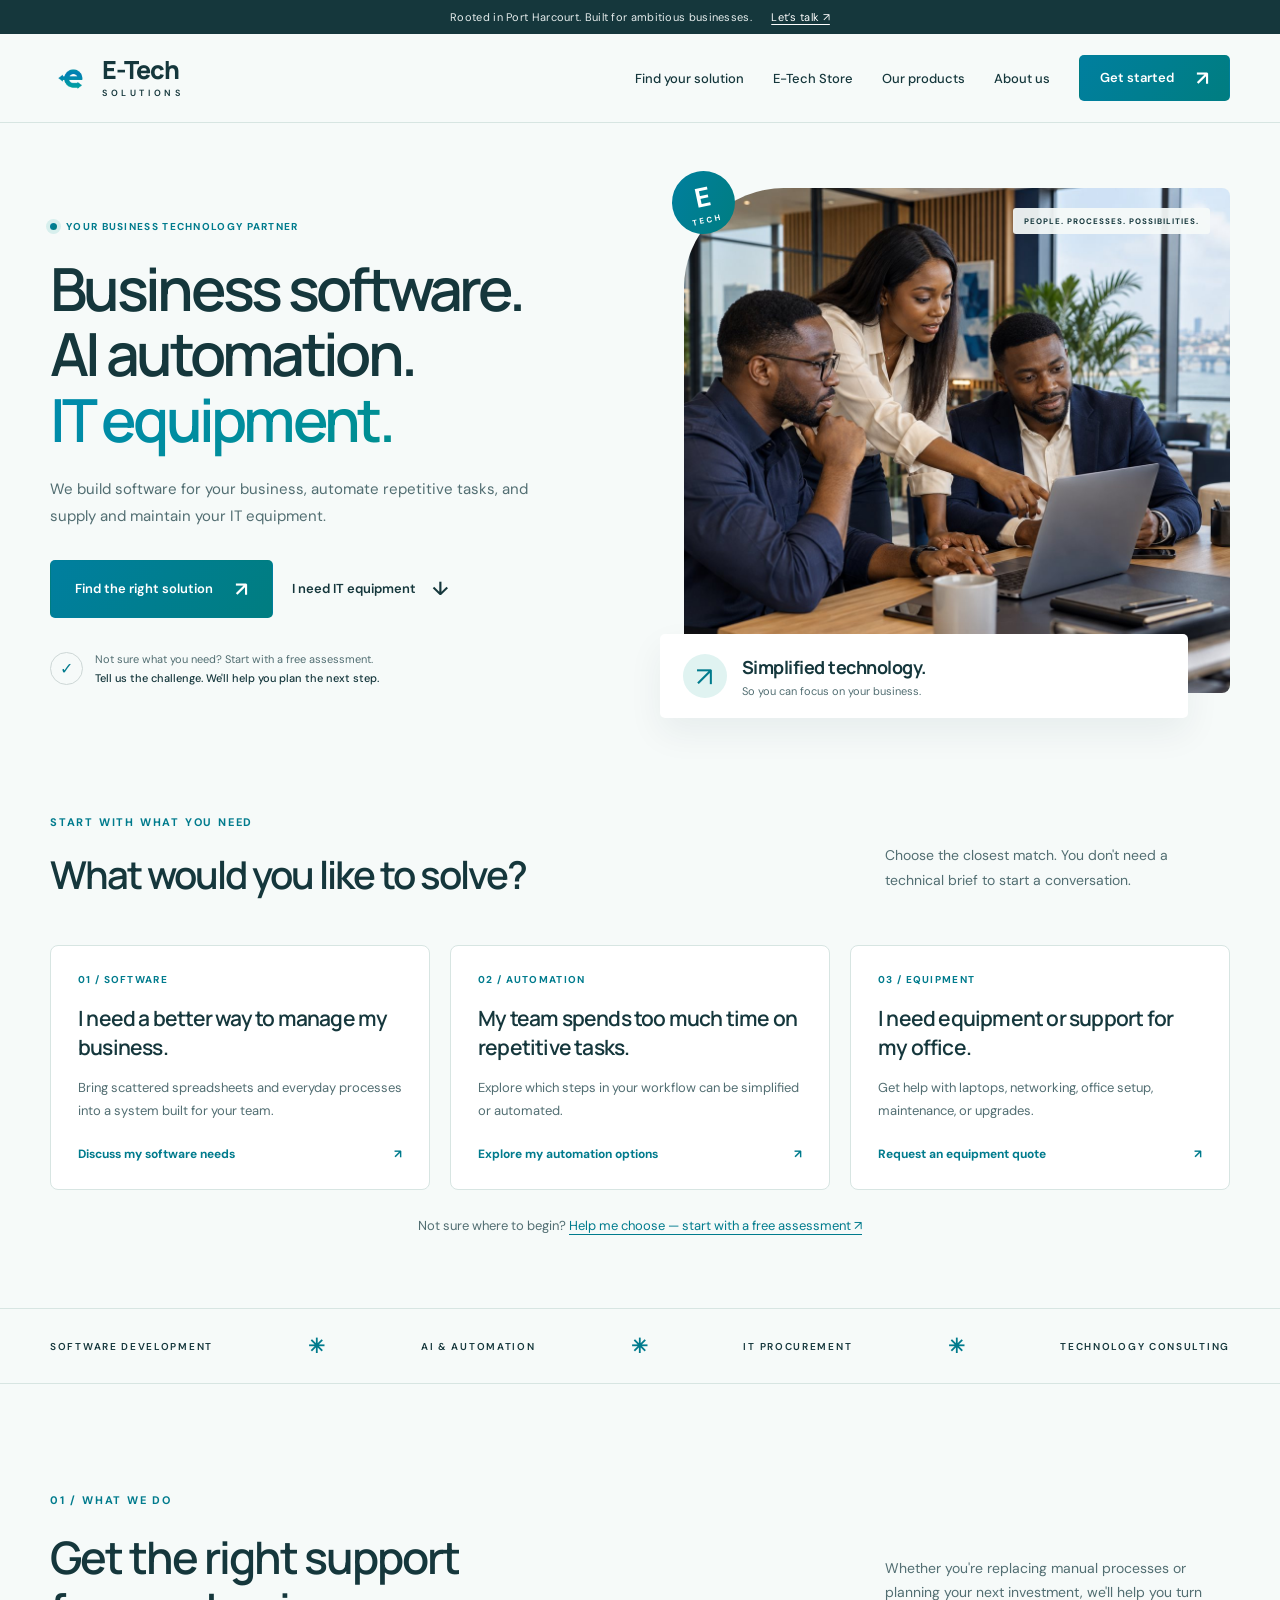
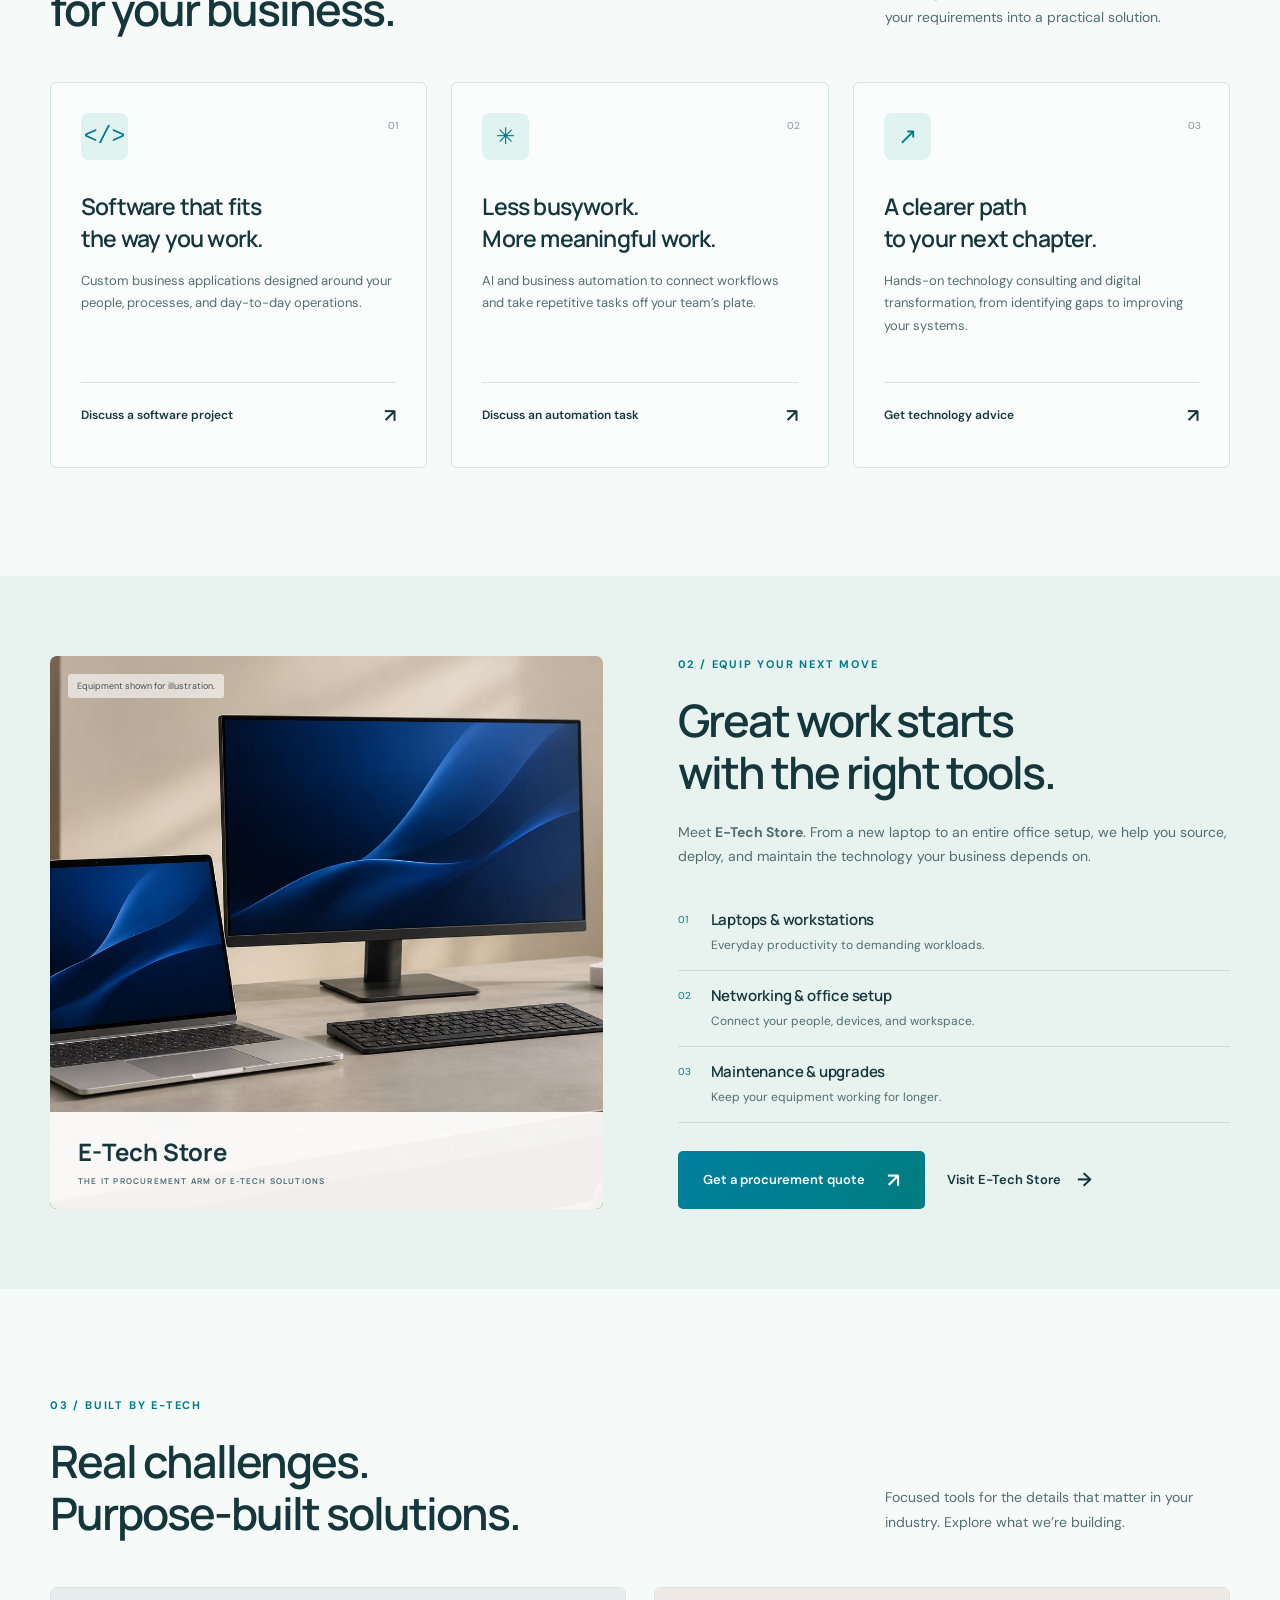
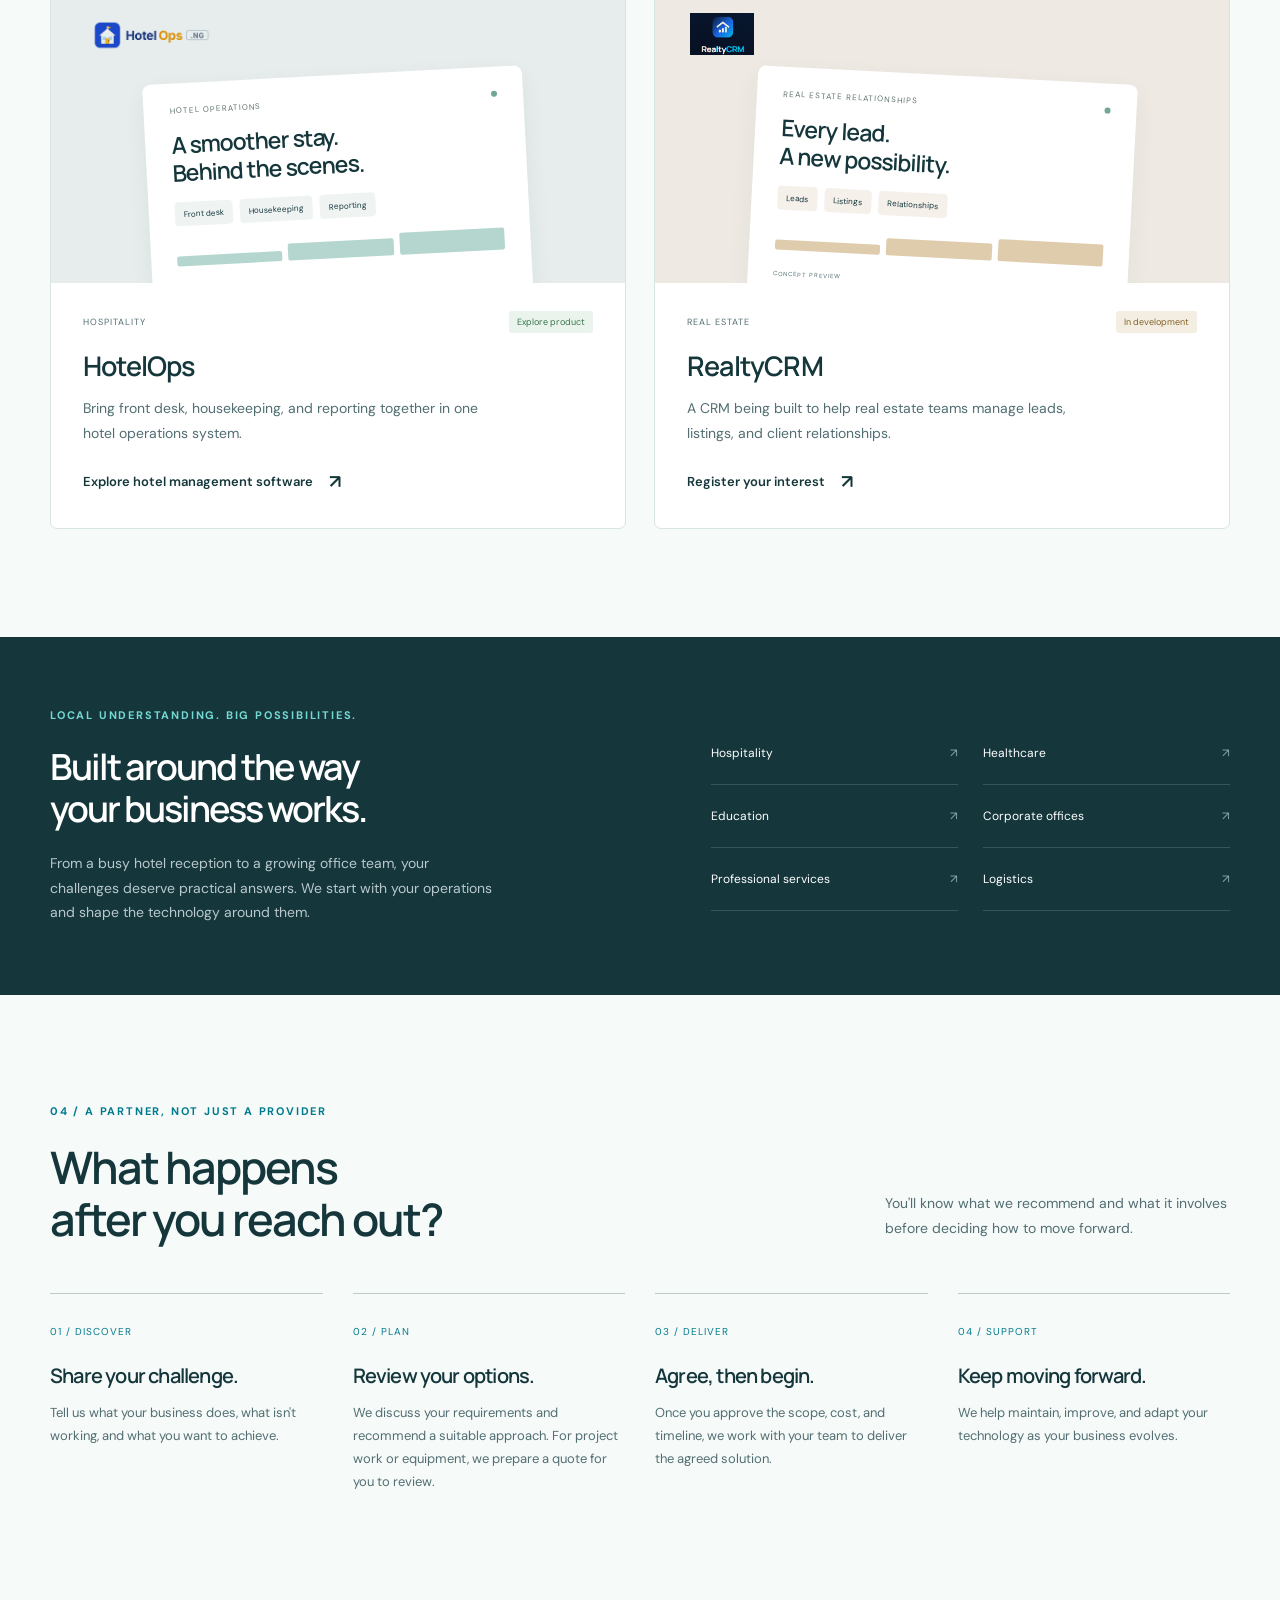
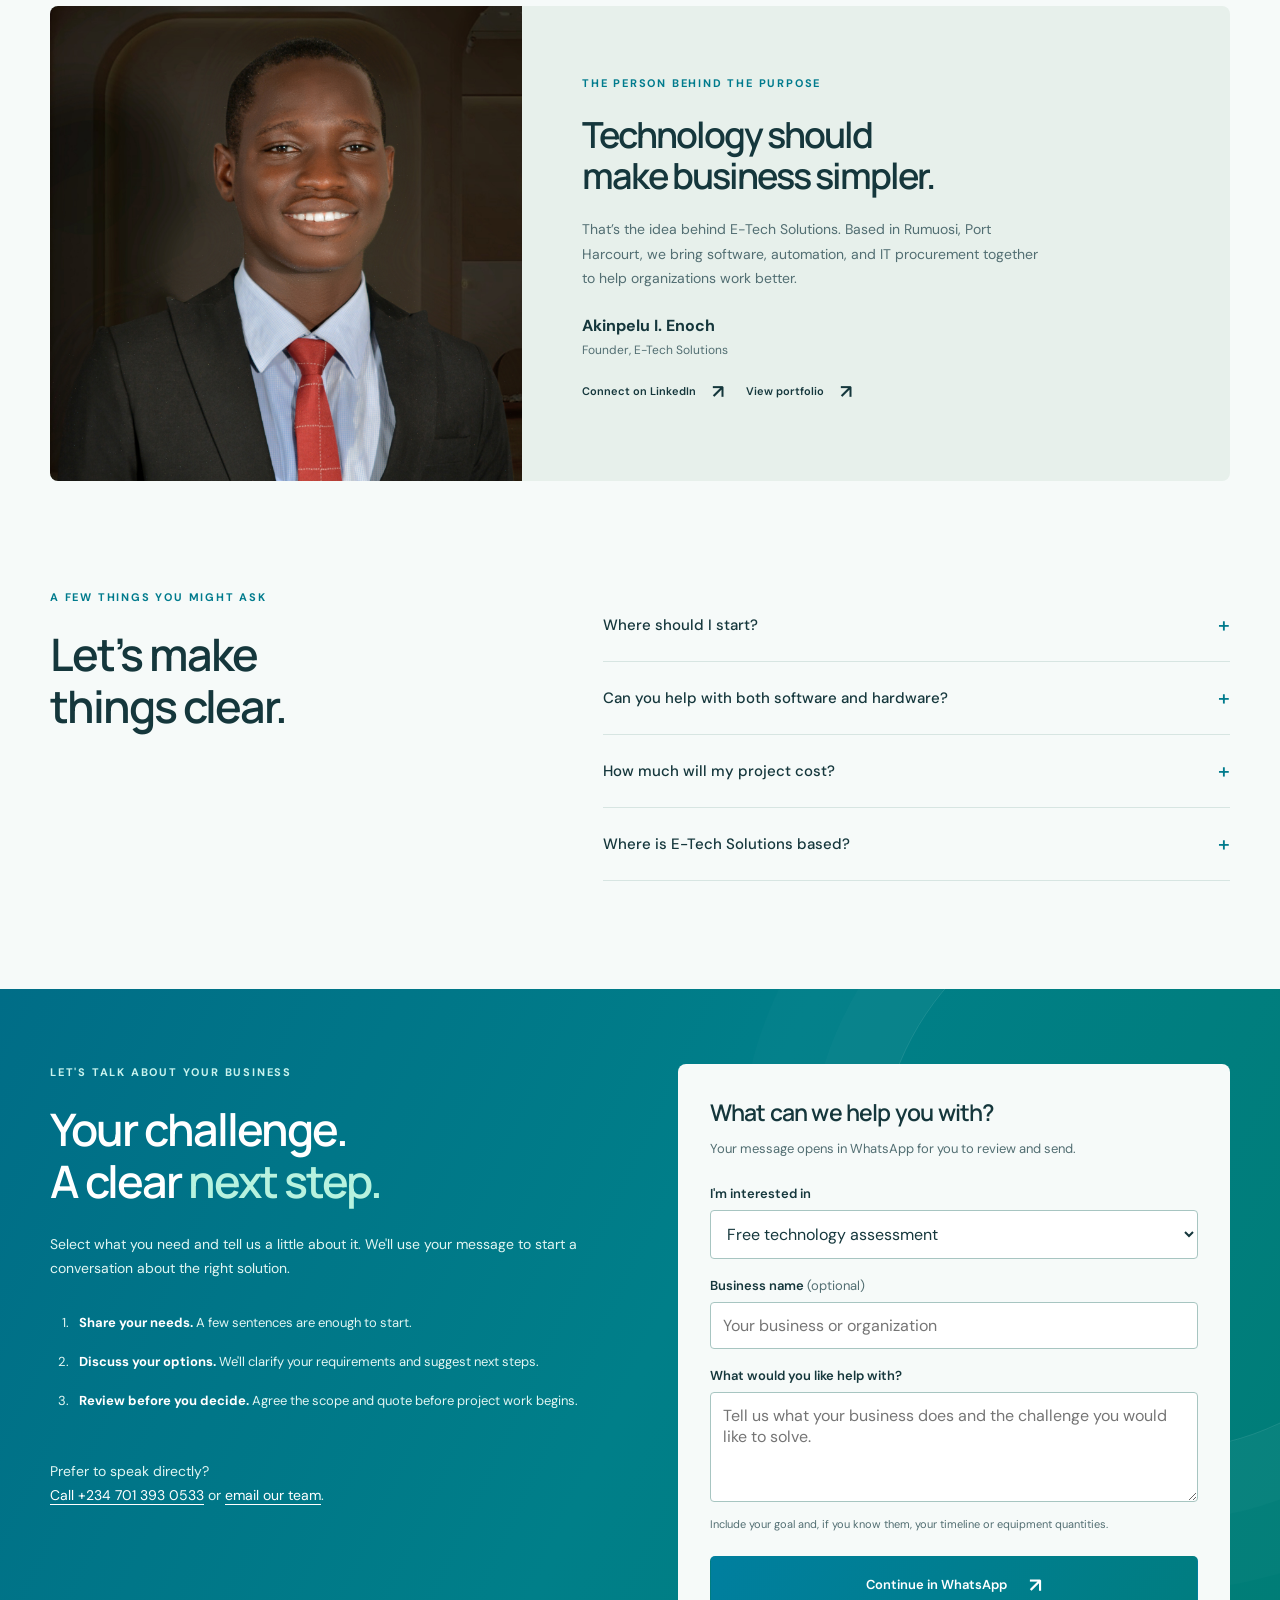
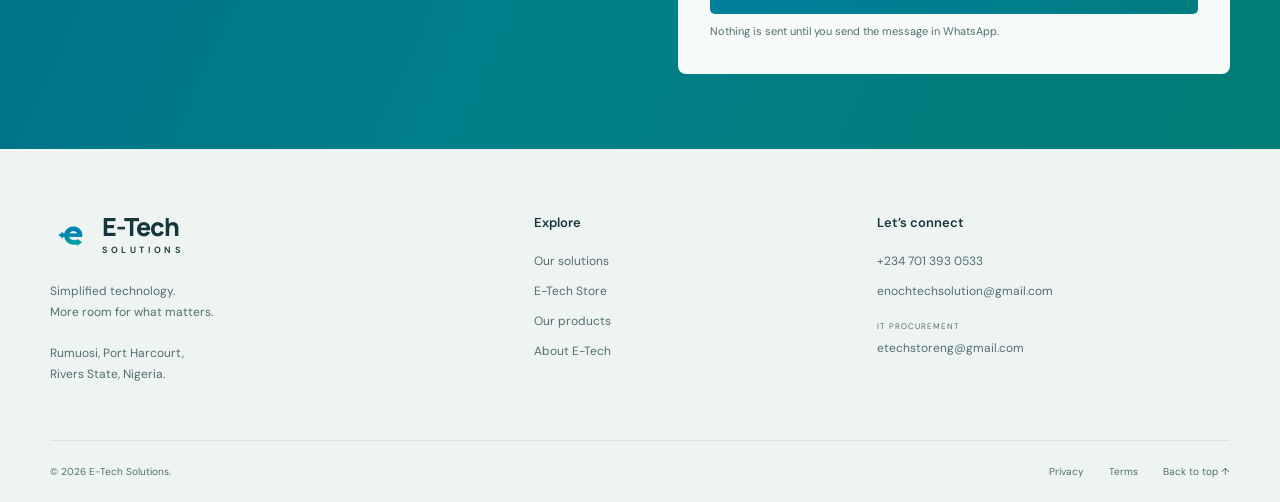
<file: index.html>
<!DOCTYPE html>
<html lang="en-NG">
<head>
<meta charset="UTF-8">
<meta name="viewport" content="width=device-width, initial-scale=1">
<title>E-Tech Solutions | Simplified technology. Stronger businesses.</title>
<meta name="description" content="Business software, AI automation and IT procurement for Nigerian businesses. Meet E-Tech Solutions in Port Harcourt and book a free technology assessment.">
<meta name="theme-color" content="#007b8d">
<meta property="og:title" content="E-Tech Solutions | Simplified technology.">
<meta property="og:description" content="Build better systems. Equip your team. Grow with a technology partner based in Port Harcourt, Nigeria.">
<meta property="og:type" content="website">
<meta property="og:url" content="https://e-techsolutions.vercel.app/">
<meta property="og:image" content="https://e-techsolutions.vercel.app/assets/nigeria-business-hero.jpg">
<link rel="icon" href="assets/logo-mark.png">
<link rel="stylesheet" href="assets/css/landing.css">
<script src="assets/js/landing.js" defer>
</script>
</head>
<body>
<a class="skip-link" href="#main">Skip to content</a>
<div class="announcement">Rooted in Port Harcourt. Built for ambitious businesses. <a href="#contact">Let’s talk ↗</a>
</div>
<header class="site-header">
<div class="container nav">
<a class="brand" href="#main" aria-label="E-Tech Solutions home"><img src="assets/logo-mark.png" alt="" width="42" height="42"><span>E-Tech<span class="brand-sub">SOLUTIONS</span></span></a>
<button class="menu-toggle" aria-controls="navigation" aria-expanded="false">Menu <span aria-hidden="true">☰</span></button>
<nav id="navigation" aria-label="Main navigation"><a href="#start">Find your solution</a><a href="store.html">E-Tech Store</a><a href="#products">Our products</a><a href="#about">About us</a><a class="button small" href="#contact">Get started <span aria-hidden="true">&nearr;</span></a>
</nav>
</div>
</header>
<main id="main">
<section class="hero container" aria-labelledby="hero-title">
<div class="hero-copy">
<p class="eyebrow"><span class="status-dot"></span> YOUR BUSINESS TECHNOLOGY PARTNER</p>
<h1 id="hero-title">Business software.<br>AI automation.<br><em>IT equipment.</em></h1>
<p class="hero-description">We build software for your business, automate repetitive tasks, and supply and maintain your IT equipment.</p>
<div class="actions"><a class="button" href="#start">Find the right solution <span aria-hidden="true">↗</span></a><a class="text-link" href="#store">I need IT equipment <span aria-hidden="true">↓</span></a>
</div>
<div class="hero-note"><span class="mini-mark" aria-hidden="true">✓</span>
<p>Not sure what you need? Start with a free assessment.<br><strong>Tell us the challenge. We'll help you plan the next step.</strong>
</p>
</div>
</div>
<div class="hero-visual"><img class="hero-photo" src="assets/nigeria-business-hero.jpg" alt="Illustration of Nigerian professionals collaborating on software and business analytics in a modern office" width="1536" height="1024" fetchpriority="high"><span class="photo-label">PEOPLE. PROCESSES. POSSIBILITIES.</span>
<div class="hero-caption"><span class="caption-icon" aria-hidden="true">↗</span>
<div><strong>Simplified technology.</strong><span>So you can focus on your business.</span>
</div>
</div>
<div class="image-corner" aria-hidden="true">E<span>TECH</span>
</div>
</div>
</section>
<section class="container start-section" id="start" aria-labelledby="start-title">
<div class="section-heading"><div><p class="eyebrow">START WITH WHAT YOU NEED</p><h2 id="start-title">What would you like to solve?</h2></div><p>Choose the closest match. You don't need a technical brief to start a conversation.</p></div>
<div class="need-grid">
<a class="need-card" href="#contact" data-need="Business software"><span class="need-number">01 / SOFTWARE</span><h3>I need a better way to manage my business.</h3><p>Bring scattered spreadsheets and everyday processes into a system built for your team.</p><strong>Discuss my software needs <span aria-hidden="true">&nearr;</span></strong></a>
<a class="need-card" href="#contact" data-need="AI and automation"><span class="need-number">02 / AUTOMATION</span><h3>My team spends too much time on repetitive tasks.</h3><p>Explore which steps in your workflow can be simplified or automated.</p><strong>Explore my automation options <span aria-hidden="true">&nearr;</span></strong></a>
<a class="need-card" href="#contact" data-need="IT equipment and support"><span class="need-number">03 / EQUIPMENT</span><h3>I need equipment or support for my office.</h3><p>Get help with laptops, networking, office setup, maintenance, or upgrades.</p><strong>Request an equipment quote <span aria-hidden="true">&nearr;</span></strong></a>
</div><p class="unsure-line">Not sure where to begin? <a href="#contact" data-need="Free technology assessment">Help me choose &mdash; start with a free assessment <span aria-hidden="true">&nearr;</span></a></p>
</section>
<div class="capability-strip">
<div class="container"><span>SOFTWARE DEVELOPMENT</span><b aria-hidden="true">✳</b><span>AI &amp; AUTOMATION</span><b aria-hidden="true">✳</b><span>IT PROCUREMENT</span><b aria-hidden="true">✳</b><span>TECHNOLOGY CONSULTING</span>
</div>
</div>
<section class="section container" id="solutions">
<div class="section-heading">
<div>
<p class="eyebrow">01 / WHAT WE DO</p>
<h2>Get the right support<br>for your business.</h2>
</div>
<p>Whether you're replacing manual processes or planning your next investment, we'll help you turn your requirements into a practical solution.</p>
</div>
<div class="services">
<article class="service"><span class="service-icon" aria-hidden="true">&lt;/&gt;</span><span class="service-number">01</span>
<h3>Software that fits<br>the way you work.</h3>
<p>Custom business applications designed around your people, processes, and day-to-day operations.</p><a class="text-link" href="https://wa.me/2347013930533?text=Hello%20E-Tech%2C%20I%20would%20like%20to%20discuss%20custom%20business%20software.">Discuss a software project <span aria-hidden="true">↗</span></a>
</article>
<article class="service"><span class="service-icon" aria-hidden="true">✳</span><span class="service-number">02</span>
<h3>Less busywork.<br>More meaningful work.</h3>
<p>AI and business automation to connect workflows and take repetitive tasks off your team’s plate.</p><a class="text-link" href="https://wa.me/2347013930533?text=Hello%20E-Tech%2C%20I%20want%20to%20explore%20AI%20and%20business%20automation.">Discuss an automation task <span aria-hidden="true">↗</span></a>
</article>
<article class="service"><span class="service-icon" aria-hidden="true">↗</span><span class="service-number">03</span>
<h3>A clearer path<br>to your next chapter.</h3>
<p>Hands-on technology consulting and digital transformation, from identifying gaps to improving your systems.</p><a class="text-link" href="https://wa.me/2347013930533?text=Hello%20E-Tech%2C%20I%20need%20technology%20consulting%20for%20my%20business.">Get technology advice <span aria-hidden="true">↗</span></a>
</article>
</div>
</section>
<section class="store-section" id="store">
<div class="container store-grid">
<div class="store-visual"><img src="assets/business-equipment.jpg" alt="Illustrative business equipment: a laptop, desktop monitor, keyboard, mouse and wireless router" width="1536" height="1024" loading="lazy"><span class="image-note">Equipment shown for illustration.</span>
<div class="store-stamp">E-Tech Store <span>THE IT PROCUREMENT ARM OF E-TECH SOLUTIONS</span>
</div>
</div>
<div class="store-copy">
<p class="eyebrow">02 / EQUIP YOUR NEXT MOVE</p>
<h2>Great work starts<br>with the right tools.</h2>
<p>Meet <strong>E-Tech Store</strong>. From a new laptop to an entire office setup, we help you source, deploy, and maintain the technology your business depends on.</p>
<div class="equipment-list">
<div><span>01</span>
<h3>Laptops &amp; workstations</h3>
<p>Everyday productivity to demanding workloads.</p>
</div>
<div><span>02</span>
<h3>Networking &amp; office setup</h3>
<p>Connect your people, devices, and workspace.</p>
</div>
<div><span>03</span>
<h3>Maintenance &amp; upgrades</h3>
<p>Keep your equipment working for longer.</p>
</div>
</div><div class="actions"><a class="button" href="https://wa.me/2347013930533?text=Hello%20E-Tech%20Store%2C%20I%20would%20like%20an%20IT%20procurement%20quote.">Get a procurement quote <span aria-hidden="true">↗</span></a><a class="text-link" href="store.html">Visit E-Tech Store <span aria-hidden="true">→</span></a></div>
</div>
</div>
</section>
<section class="section container" id="products">
<div class="section-heading">
<div>
<p class="eyebrow">03 / BUILT BY E-TECH</p>
<h2>Real challenges.<br>Purpose-built solutions.</h2>
</div>
<p>Focused tools for the details that matter in your industry. Explore what we’re building.</p>
</div>
<div class="product-grid">
<article class="product">
<div class="product-art hotel-art"><img src="assets/logos/HotelOps.png" alt="HotelOps" width="150" height="65" loading="lazy">
<div class="product-illustration">
<div class="mock-top"><span>HOTEL OPERATIONS</span><span class="mock-dot"></span>
</div>
<p class="mock-title">A smoother stay.<br>Behind the scenes.</p>
<div class="workflow-tags"><span>Front desk</span><span>Housekeeping</span><span>Reporting</span>
</div>
<div class="mock-lines" aria-hidden="true"><i></i><i></i><i></i>
</div><small>WORKFLOW ILLUSTRATION</small>
</div>
</div>
<div class="product-body">
<div class="product-meta">HOSPITALITY <span>Explore product</span>
</div>
<h3>HotelOps</h3>
<p>Bring front desk, housekeeping, and reporting together in one hotel operations system.</p><a class="text-link" href="https://www.hotelops.ng" target="_blank" rel="noopener">Explore hotel management software <span aria-hidden="true">↗</span></a>
</div>
</article>
<article class="product">
<div class="product-art realty-art"><img src="assets/logos/RealtyCRM.png" alt="RealtyCRM" width="90" height="65" loading="lazy">
<div class="product-illustration">
<div class="mock-top"><span>REAL ESTATE RELATIONSHIPS</span><span class="mock-dot"></span>
</div>
<p class="mock-title">Every lead.<br>A new possibility.</p>
<div class="workflow-tags"><span>Leads</span><span>Listings</span><span>Relationships</span>
</div>
<div class="mock-lines" aria-hidden="true"><i></i><i></i><i></i>
</div><small>CONCEPT PREVIEW</small>
</div>
</div>
<div class="product-body">
<div class="product-meta">REAL ESTATE <span class="development">In development</span>
</div>
<h3>RealtyCRM</h3>
<p>A CRM being built to help real estate teams manage leads, listings, and client relationships.</p><a class="text-link" href="https://wa.me/2347013930533?text=Hello%20E-Tech%2C%20I%20would%20like%20to%20learn%20about%20RealtyCRM%20when%20it%20is%20available.">Register your interest <span aria-hidden="true">↗</span></a>
</div>
</article>
</div>
</section>
<section class="local-section">
<div class="container local-grid">
<div>
<p class="eyebrow">LOCAL UNDERSTANDING. BIG POSSIBILITIES.</p>
<h2>Built around the way<br>your business works.</h2>
<p>From a busy hotel reception to a growing office team, your challenges deserve practical answers. We start with your operations and shape the technology around them.</p>
</div>
<div class="industry-grid"><span>Hospitality <b aria-hidden="true">↗</b></span><span>Healthcare <b aria-hidden="true">↗</b></span><span>Education <b aria-hidden="true">↗</b></span><span>Corporate offices <b aria-hidden="true">↗</b></span><span>Professional services <b aria-hidden="true">↗</b></span><span>Logistics <b aria-hidden="true">↗</b></span>
</div>
</div>
</section>
<section class="section container" id="process">
<div class="section-heading">
<div>
<p class="eyebrow">04 / A PARTNER, NOT JUST A PROVIDER</p>
<h2>What happens<br>after you reach out?</h2>
</div>
<p>You'll know what we recommend and what it involves before deciding how to move forward.</p>
</div>
<div class="steps">
<article><span>01 / DISCOVER</span>
<h3>Share your challenge.</h3>
<p>Tell us what your business does, what isn't working, and what you want to achieve.</p>
</article>
<article><span>02 / PLAN</span>
<h3>Review your options.</h3>
<p>We discuss your requirements and recommend a suitable approach. For project work or equipment, we prepare a quote for you to review.</p>
</article>
<article><span>03 / DELIVER</span>
<h3>Agree, then begin.</h3>
<p>Once you approve the scope, cost, and timeline, we work with your team to deliver the agreed solution.</p>
</article>
<article><span>04 / SUPPORT</span>
<h3>Keep moving forward.</h3>
<p>We help maintain, improve, and adapt your technology as your business evolves.</p>
</article>
</div>
</section>
<section class="founder-section container" id="about">
<div class="founder-photo"><img src="assets/founder-akinpelu-enoch.jpg" alt="Akinpelu I. Enoch, founder of E-Tech Solutions" width="3000" height="4496" loading="lazy">
</div>
<div class="founder-copy">
<p class="eyebrow">THE PERSON BEHIND THE PURPOSE</p>
<h2>Technology should<br>make business simpler.</h2>
<p>That’s the idea behind E-Tech Solutions. Based in Rumuosi, Port Harcourt, we bring software, automation, and IT procurement together to help organizations work better.</p>
<div class="founder-name"><strong>Akinpelu I. Enoch</strong><span>Founder, E-Tech Solutions</span>
</div>
<div class="actions"><a class="text-link" href="https://www.linkedin.com/in/ifeoluwaenochakinpelu" target="_blank" rel="noopener">Connect on LinkedIn <span aria-hidden="true">↗</span></a><a class="text-link" href="https://enochakinpeluportfolio.vercel.app" target="_blank" rel="noopener">View portfolio <span aria-hidden="true">↗</span></a>
</div>
</div>
</section>
<section class="section container faq-section">
<div>
<p class="eyebrow">A FEW THINGS YOU MIGHT ASK</p>
<h2>Let’s make<br>things clear.</h2>
</div>
<div class="faqs">
<details>
<summary>Where should I start?<span aria-hidden="true">+</span>
</summary>
<p>Start with a free Business Technology Assessment. We’ll discuss your operations, identify technology gaps and opportunities, and recommend practical next steps.</p>
</details>
<details>
<summary>Can you help with both software and hardware?<span aria-hidden="true">+</span>
</summary>
<p>Yes. E-Tech Solutions handles software, AI automation, and consulting. E-Tech Store is our IT procurement arm for equipment, networking, office setup, and maintenance.</p>
</details>
<details>
<summary>How much will my project cost?<span aria-hidden="true">+</span>
</summary>
<p>Pricing depends on your requirements and scope. Tell us about your project or the equipment you need, and we’ll prepare a quote for you to review.</p>
</details>
<details>
<summary>Where is E-Tech Solutions based?<span aria-hidden="true">+</span>
</summary>
<p>We’re based in Rumuosi, Port Harcourt, Rivers State, Nigeria. Contact us to discuss your location and how we can support your project.</p>
</details>
</div>
</section>
<section class="contact-section" id="contact">
<div class="container contact-layout">
<div class="contact-explainer"><p class="eyebrow">LET'S TALK ABOUT YOUR BUSINESS</p><h2>Your challenge.<br>A clear <em>next step.</em></h2><p>Select what you need and tell us a little about it. We'll use your message to start a conversation about the right solution.</p><ol class="next-steps"><li><strong>Share your needs.</strong> A few sentences are enough to start.</li><li><strong>Discuss your options.</strong> We'll clarify your requirements and suggest next steps.</li><li><strong>Review before you decide.</strong> Agree the scope and quote before project work begins.</li></ol><p class="contact-alternative">Prefer to speak directly?<br><a href="tel:+2347013930533">Call +234 701 393 0533</a> or <a href="mailto:enochtechsolution@gmail.com">email our team</a>.</p></div>
<form class="inquiry-form" id="inquiry-form">
<h3>What can we help you with?</h3><p class="form-intro">Your message opens in WhatsApp for you to review and send.</p>
<label for="inquiry-need">I'm interested in</label><select id="inquiry-need" name="need"><option>Free technology assessment</option><option>Business software</option><option>AI and automation</option><option>IT equipment and support</option><option>Technology consulting</option></select>
<label for="inquiry-business">Business name <span>(optional)</span></label><input id="inquiry-business" name="business" autocomplete="organization" maxlength="120" placeholder="Your business or organization">
<label for="inquiry-details">What would you like help with?</label><textarea id="inquiry-details" name="details" rows="4" maxlength="1500" required placeholder="For example: We need a better way to track orders across our team." aria-describedby="inquiry-hint"></textarea><p id="inquiry-hint" class="field-hint">Include your goal and, if you know them, your timeline or equipment quantities.</p>
<button class="button" type="submit">Continue in WhatsApp <span aria-hidden="true">&nearr;</span></button><p class="form-note">Nothing is sent until you send the message in WhatsApp.</p>
<noscript><style>.inquiry-form > :not(noscript) { display:none; }</style><p>To start your enquiry, <a href="https://wa.me/2347013930533">message us directly on WhatsApp</a>.</p></noscript>
</form></div></section>
</main>
<footer>
<div class="container footer-grid">
<div><a class="brand" href="#main"><img src="assets/logo-mark.png" alt="" width="42" height="42"><span>E-Tech<span class="brand-sub">SOLUTIONS</span></span></a>
<p>Simplified technology.<br>More room for what matters.</p>
<p>Rumuosi, Port Harcourt,<br>Rivers State, Nigeria.</p>
</div>
<div>
<h3>Explore</h3><a href="#solutions">Our solutions</a><a href="store.html">E-Tech Store</a><a href="#products">Our products</a><a href="#about">About E-Tech</a>
</div>
<div>
<h3>Let’s connect</h3><a href="tel:+2347013930533">+234 701 393 0533</a><a href="mailto:enochtechsolution@gmail.com">enochtechsolution@gmail.com</a><span class="footer-label">IT PROCUREMENT</span><a href="mailto:etechstoreng@gmail.com">etechstoreng@gmail.com</a>
</div>
</div>
<div class="container footer-bottom"><span>© <span id="year">2026</span> E-Tech Solutions.</span>
<div><a href="privacy.html">Privacy</a><a href="terms.html">Terms</a><a href="#main">Back to top ↑</a>
</div>
</div>
</footer>
</body>
</html>
</file>
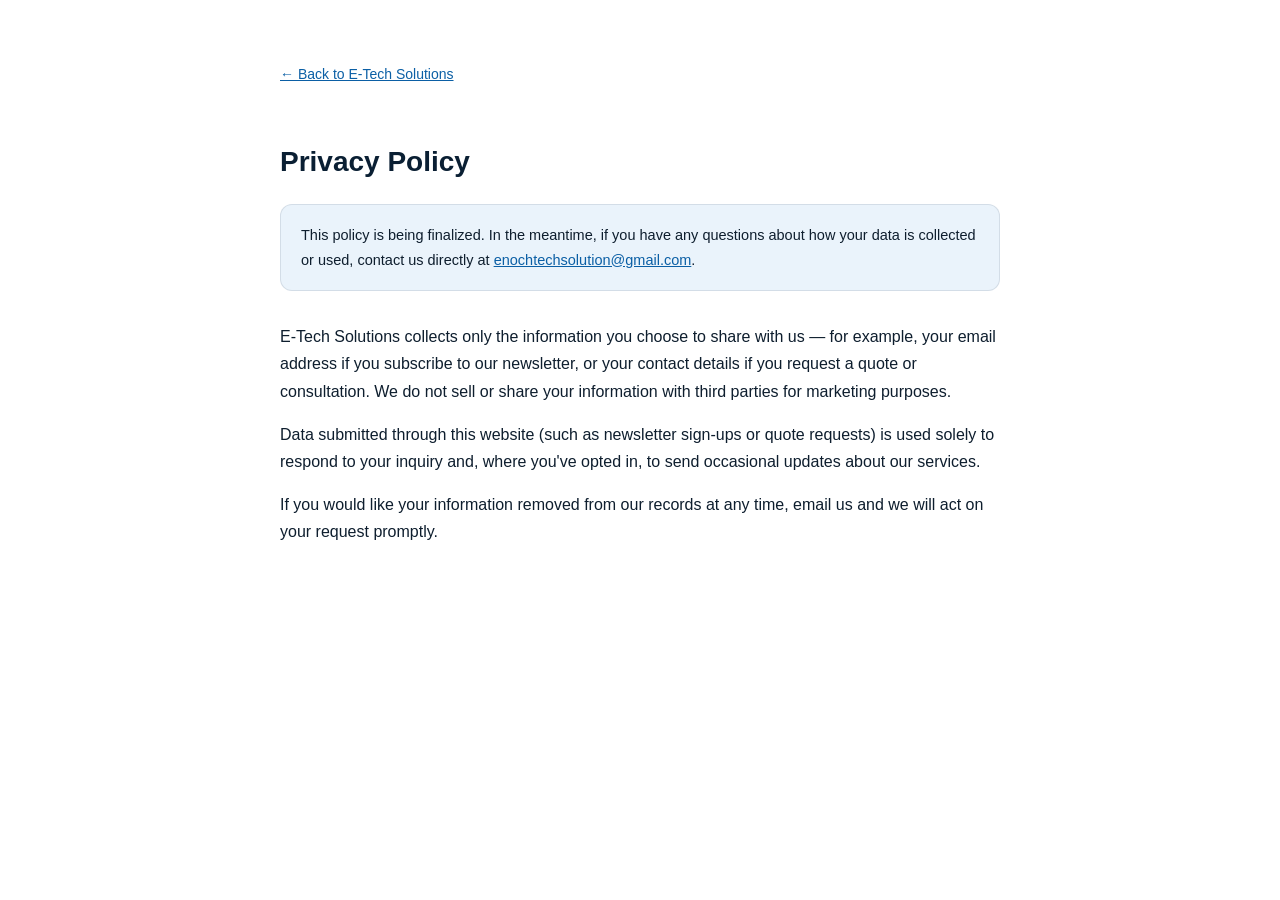
<file: privacy.html>
<!DOCTYPE html>
<html lang="en">
<head>
<meta charset="UTF-8">
<meta name="viewport" content="width=device-width, initial-scale=1.0">
<title>Privacy Policy — E-Tech Solutions</title>
<style>
  body{font-family:Arial,sans-serif;max-width:720px;margin:0 auto;padding:60px 24px;color:#0E1E2E;line-height:1.7;}
  h1{color:#0A1F33;font-size:28px;}
  a{color:#0B5FA5;}
  .back{display:inline-block;margin-bottom:32px;font-size:14px;}
  .note{background:#EAF3FB;border:1px solid rgba(10,31,51,0.1);border-radius:12px;padding:18px 20px;font-size:14.5px;margin-bottom:32px;}
</style>
</head>
<body>
  <a href="index.html" class="back">&larr; Back to E-Tech Solutions</a>
  <h1>Privacy Policy</h1>
  <div class="note">This policy is being finalized. In the meantime, if you have any questions about how your data is collected or used, contact us directly at <a href="mailto:enochtechsolution@gmail.com">enochtechsolution@gmail.com</a>.</div>
  <p>E-Tech Solutions collects only the information you choose to share with us — for example, your email address if you subscribe to our newsletter, or your contact details if you request a quote or consultation. We do not sell or share your information with third parties for marketing purposes.</p>
  <p>Data submitted through this website (such as newsletter sign-ups or quote requests) is used solely to respond to your inquiry and, where you've opted in, to send occasional updates about our services.</p>
  <p>If you would like your information removed from our records at any time, email us and we will act on your request promptly.</p>
</body>
</html>
</file>
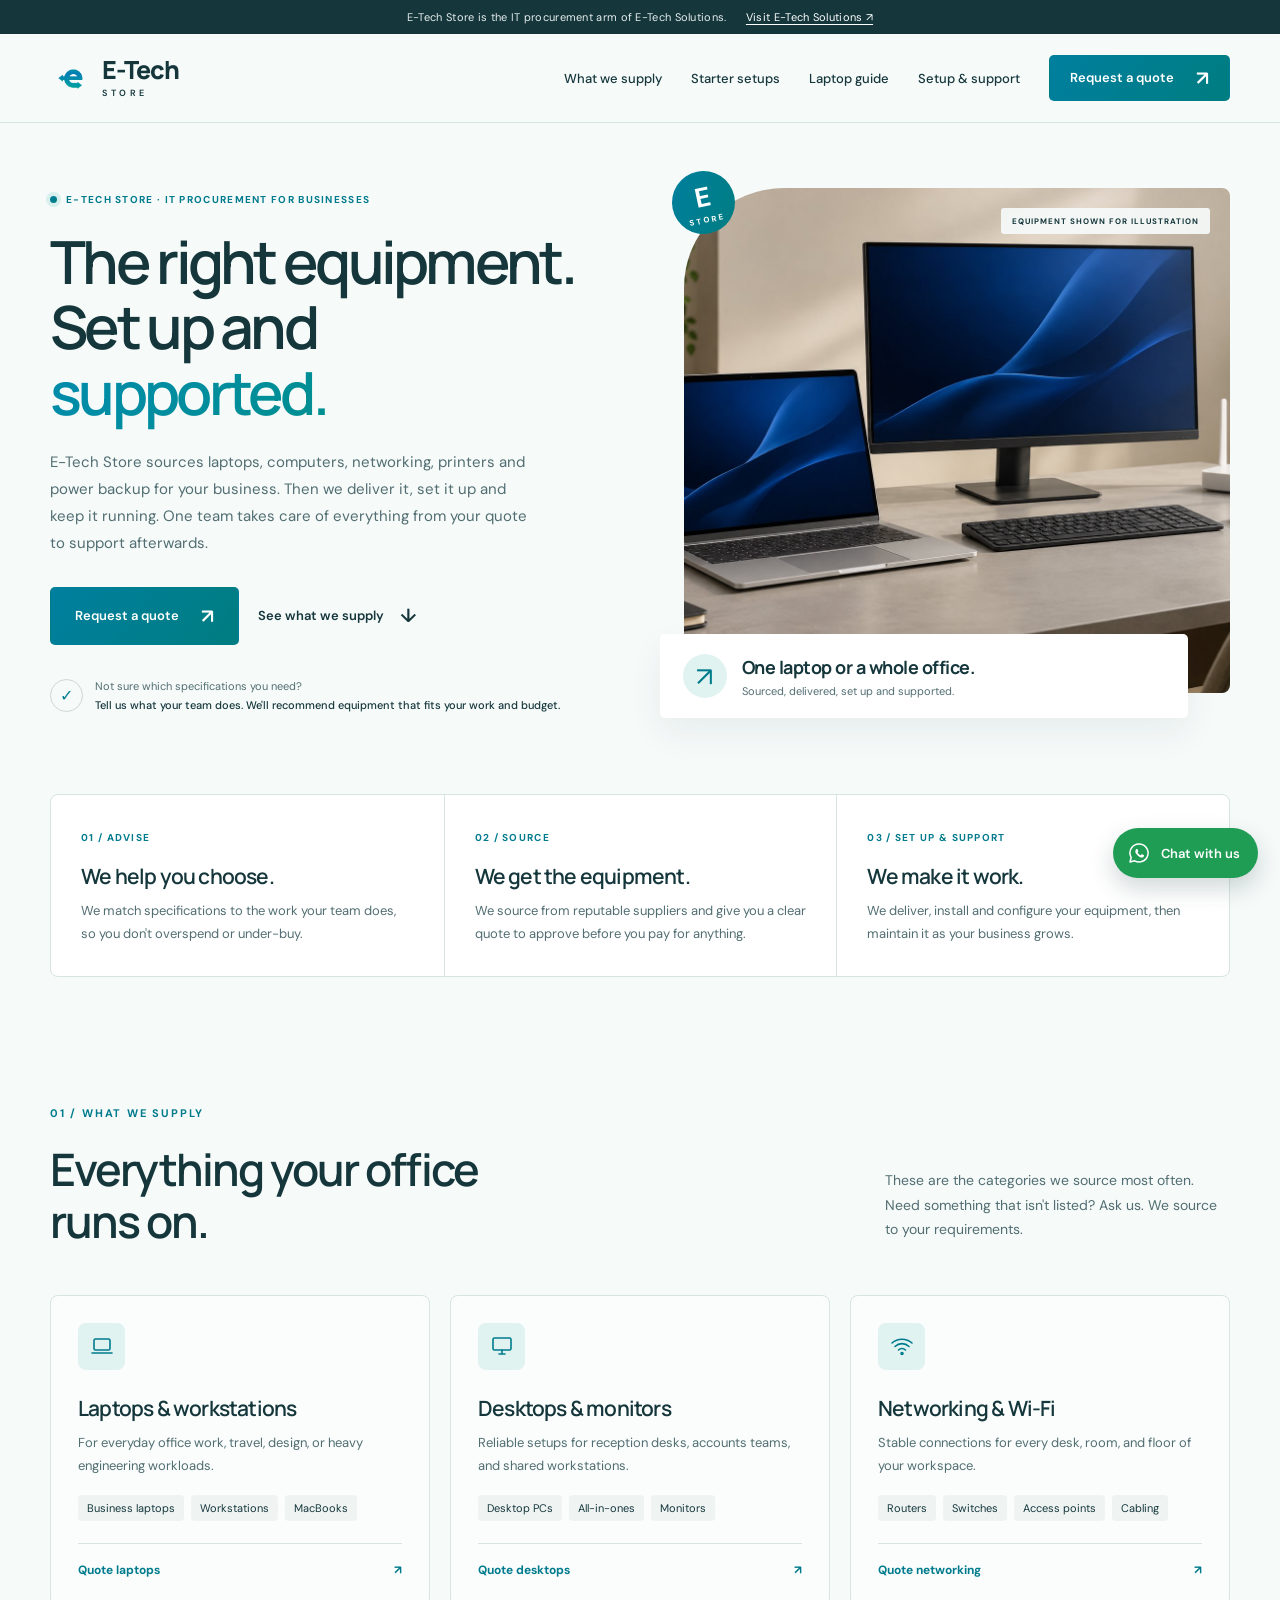
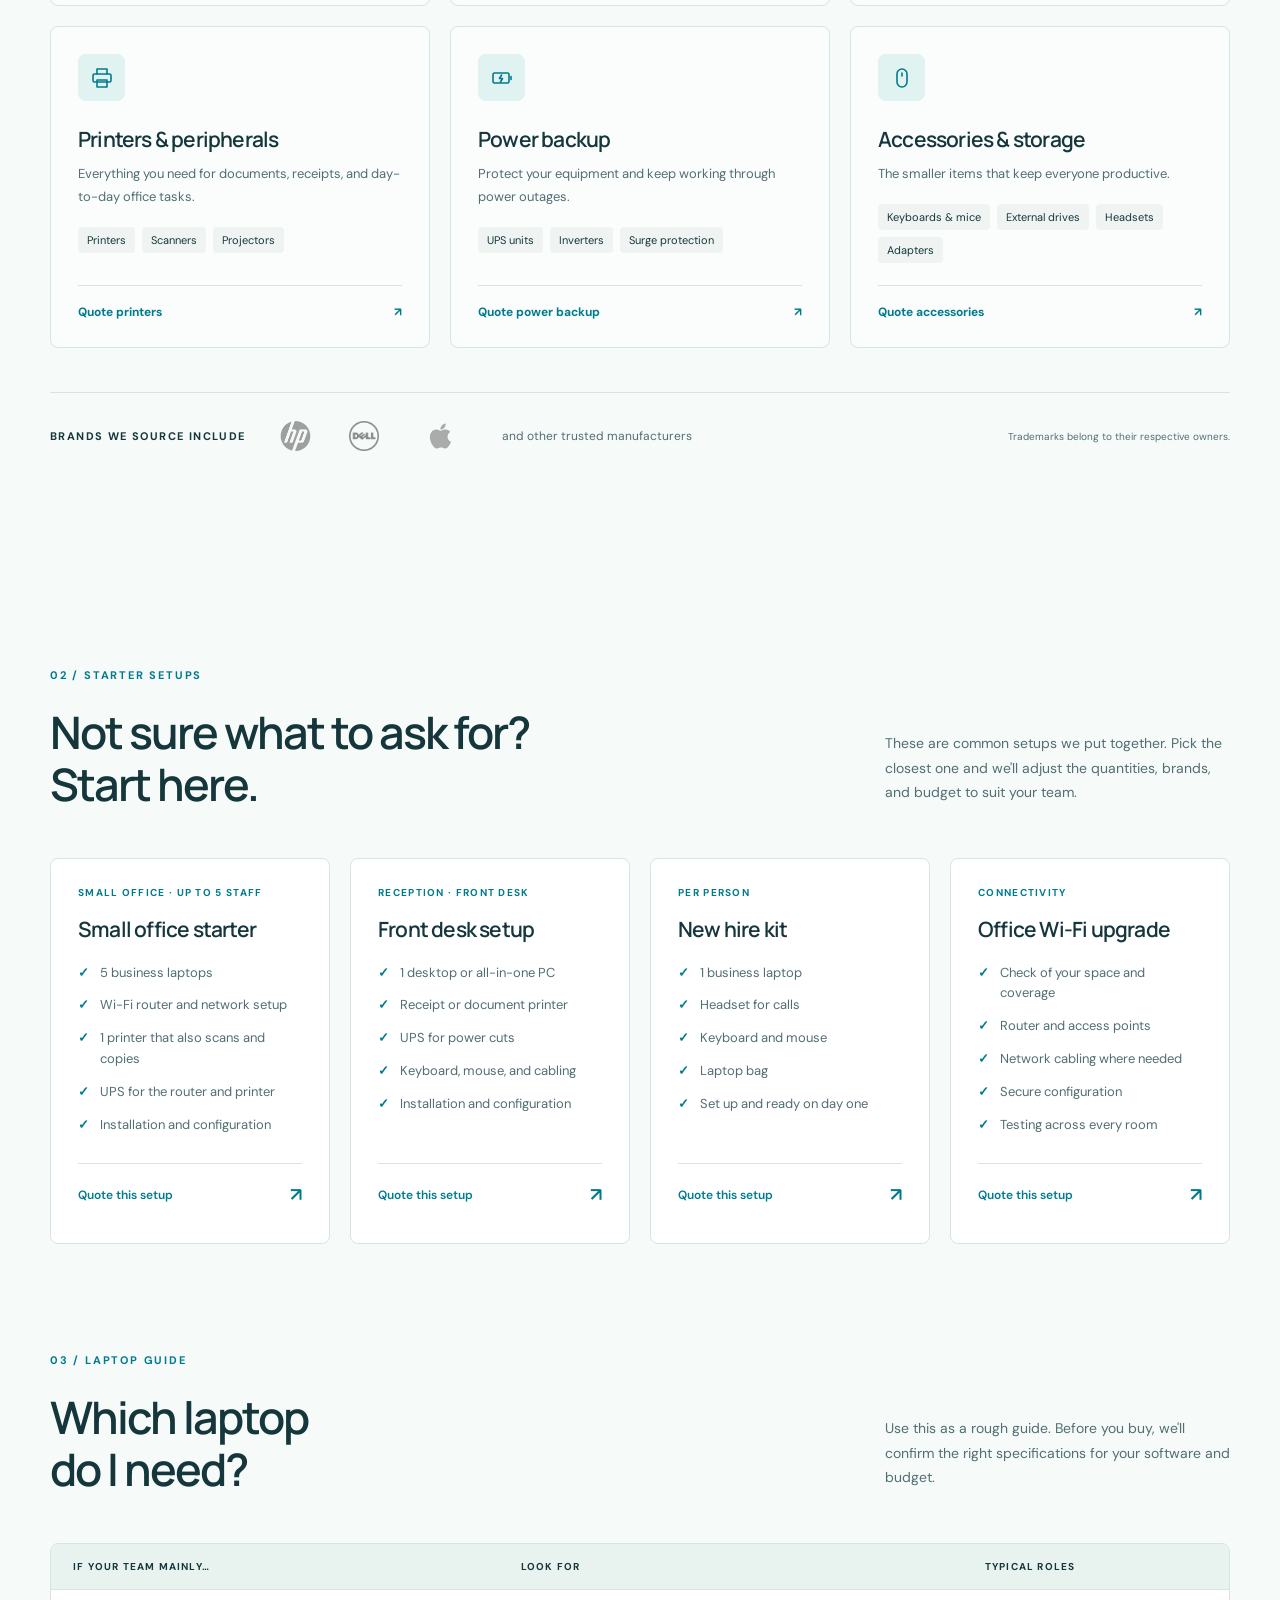
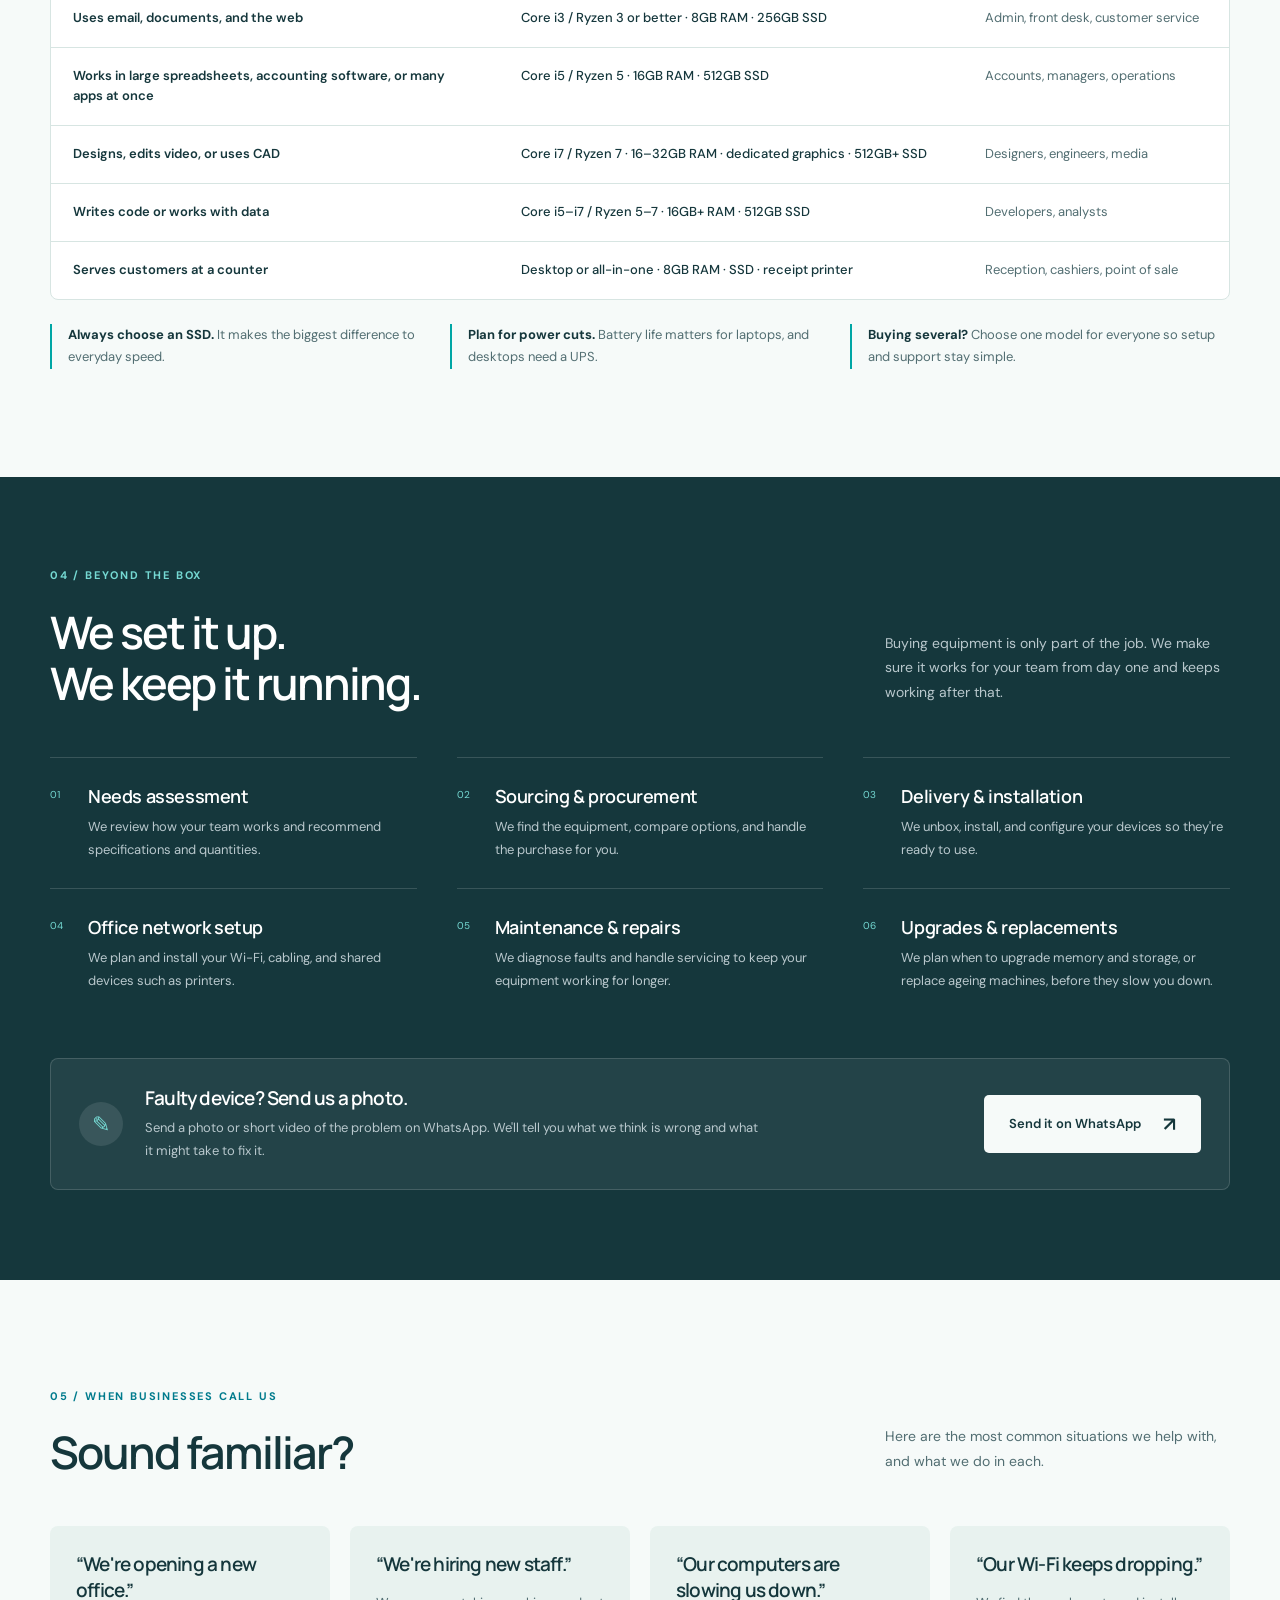
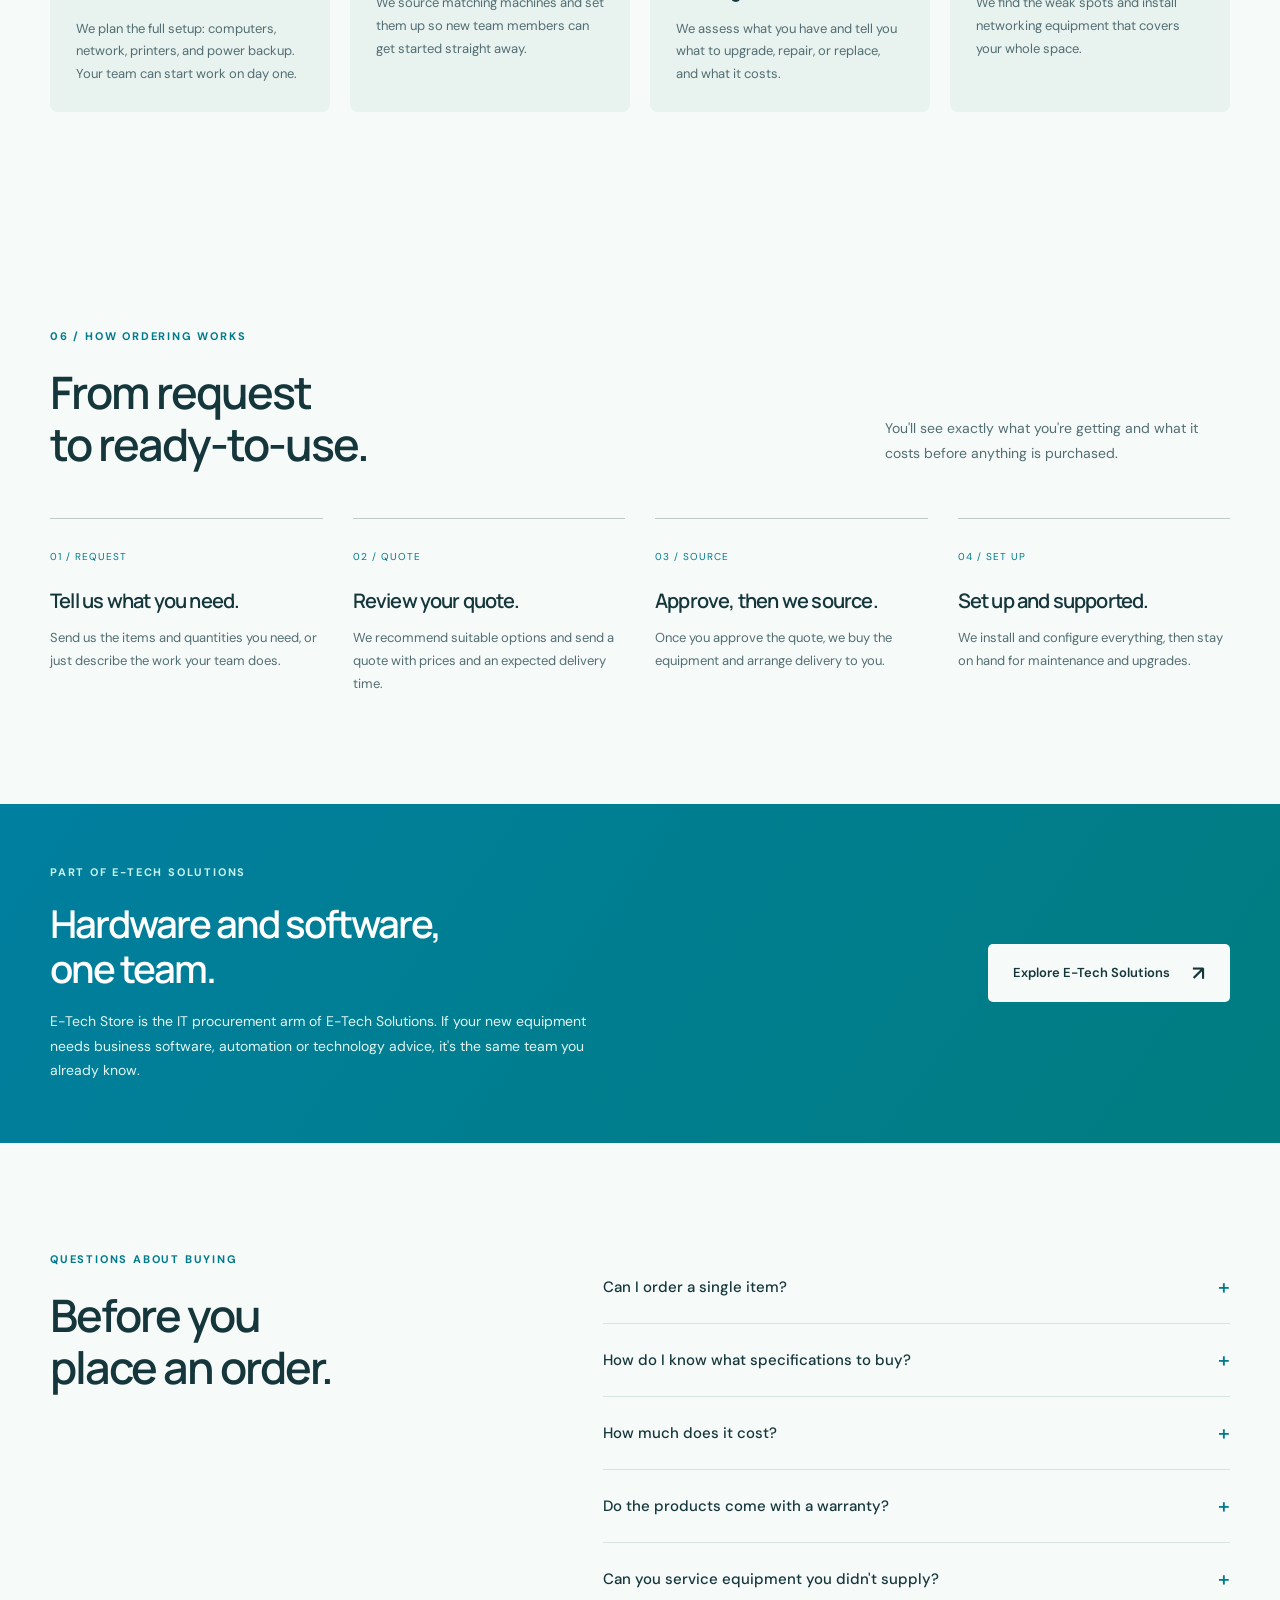
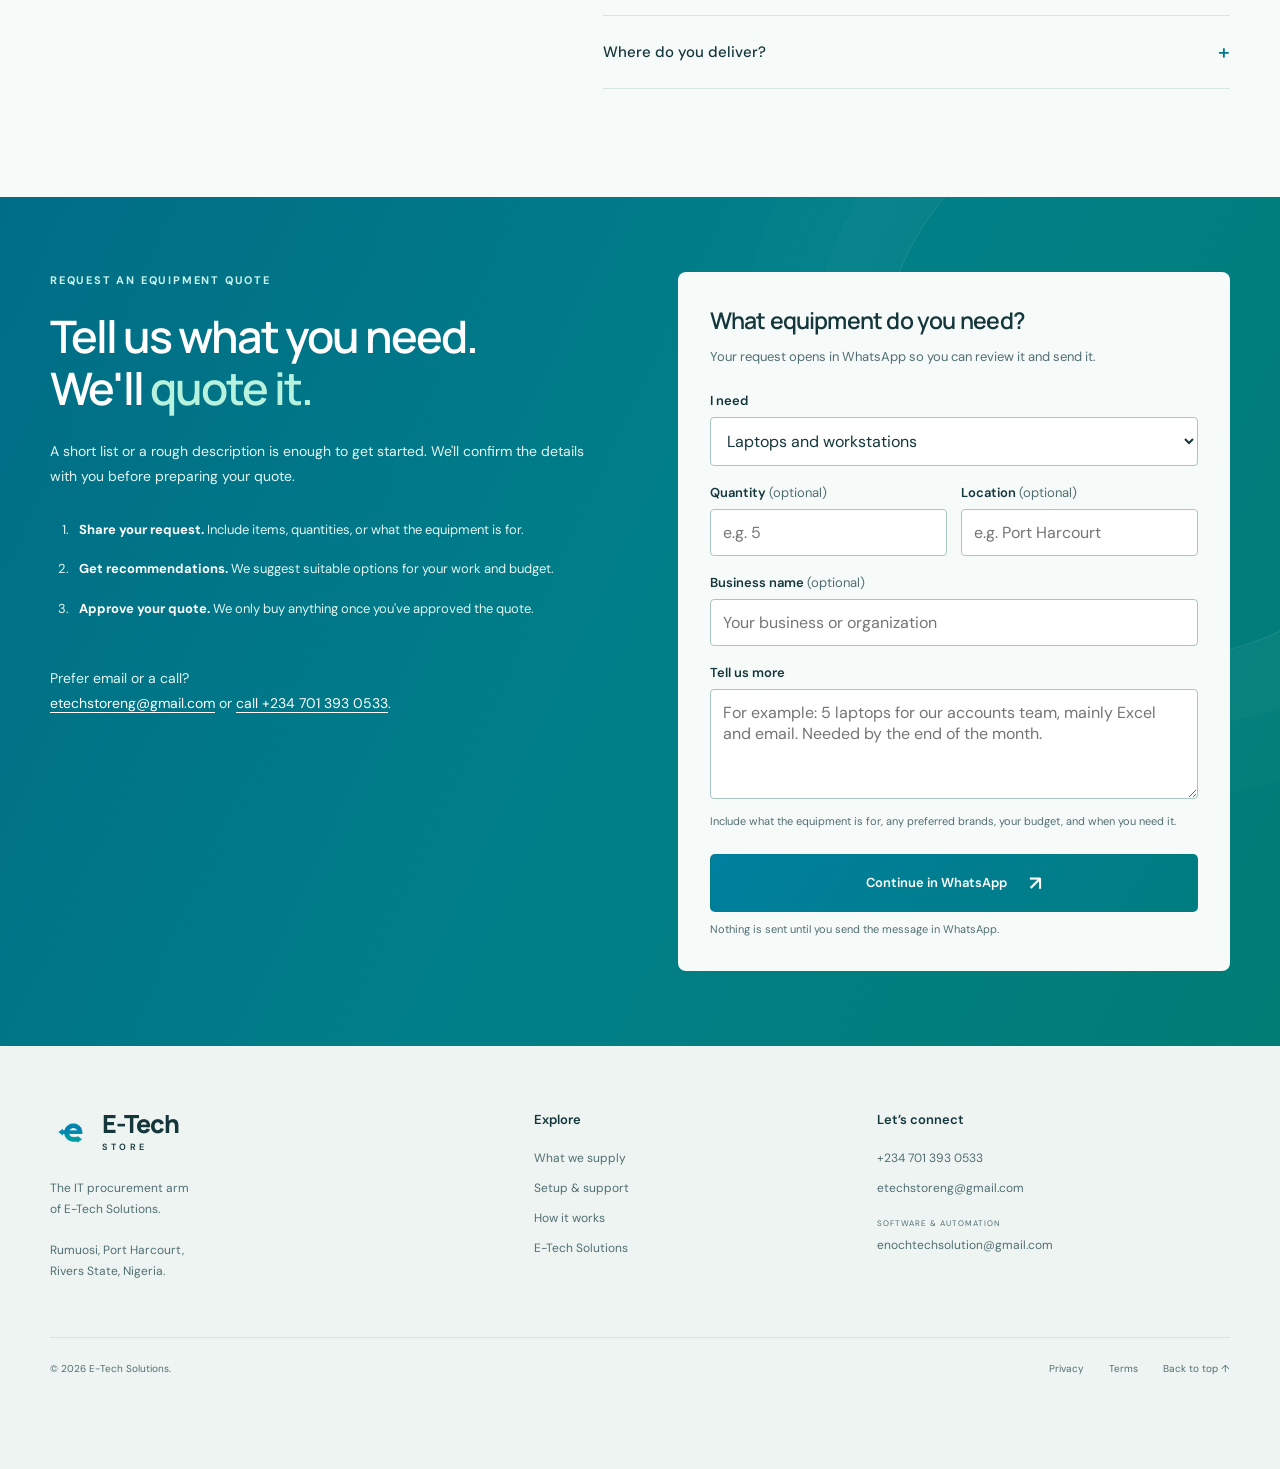
<file: store.html>
<!DOCTYPE html>
<html lang="en-NG">
<head>
<meta charset="UTF-8">
<meta name="viewport" content="width=device-width, initial-scale=1">
<title>E-Tech Store | IT equipment, setup and support for businesses</title>
<meta name="description" content="E-Tech Store sources laptops, computers, networking, printers and power backup for Nigerian businesses, then delivers, sets up and supports them. Request a quote from Port Harcourt.">
<meta name="theme-color" content="#007b8d">
<meta property="og:title" content="E-Tech Store | The right equipment. Set up and supported.">
<meta property="og:description" content="The IT procurement arm of E-Tech Solutions. From one laptop to a full office setup.">
<meta property="og:type" content="website">
<meta property="og:url" content="https://e-techsolutions.vercel.app/store.html">
<meta property="og:image" content="https://e-techsolutions.vercel.app/assets/business-equipment.jpg">
<link rel="icon" href="assets/logo-mark.png">
<link rel="stylesheet" href="assets/css/landing.css">
<link rel="stylesheet" href="assets/css/store.css">
<script src="assets/js/landing.js" defer>
</script>
<script src="assets/js/store.js" defer>
</script>
</head>
<body>
<a class="skip-link" href="#main">Skip to content</a>
<div class="announcement">E-Tech Store is the IT procurement arm of E-Tech Solutions. <a href="index.html">Visit E-Tech Solutions ↗</a>
</div>
<header class="site-header">
<div class="container nav">
<a class="brand" href="#main" aria-label="E-Tech Store home"><img src="assets/logo-mark.png" alt="" width="42" height="42"><span>E-Tech<span class="brand-sub">STORE</span></span></a>
<button class="menu-toggle" aria-controls="navigation" aria-expanded="false">Menu <span aria-hidden="true">☰</span></button>
<nav id="navigation" aria-label="Main navigation"><a href="#supply">What we supply</a><a href="#packages">Starter setups</a><a href="#guide">Laptop guide</a><a href="#services">Setup &amp; support</a><a class="button small" href="#quote">Request a quote <span aria-hidden="true">&nearr;</span></a>
</nav>
</div>
</header>
<main id="main">
<section class="hero container" aria-labelledby="hero-title">
<div class="hero-copy">
<p class="eyebrow"><span class="status-dot"></span> E-TECH STORE &middot; IT PROCUREMENT FOR BUSINESSES</p>
<h1 id="hero-title">The right equipment.<br>Set up and<br><em>supported.</em></h1>
<p class="hero-description">E-Tech Store sources laptops, computers, networking, printers and power backup for your business. Then we deliver it, set it up and keep it running. One team takes care of everything from your quote to support afterwards.</p>
<div class="actions"><a class="button" href="#quote">Request a quote <span aria-hidden="true">↗</span></a><a class="text-link" href="#supply">See what we supply <span aria-hidden="true">↓</span></a>
</div>
<div class="hero-note"><span class="mini-mark" aria-hidden="true">✓</span>
<p>Not sure which specifications you need?<br><strong>Tell us what your team does. We'll recommend equipment that fits your work and budget.</strong>
</p>
</div>
</div>
<div class="hero-visual"><img class="hero-photo" src="assets/business-equipment.jpg" alt="Illustrative business equipment: a laptop, desktop monitor, keyboard, mouse and wireless router" width="1536" height="1024" fetchpriority="high"><span class="photo-label">EQUIPMENT SHOWN FOR ILLUSTRATION</span>
<div class="hero-caption"><span class="caption-icon" aria-hidden="true">↗</span>
<div><strong>One laptop or a whole office.</strong><span>Sourced, delivered, set up and supported.</span>
</div>
</div>
<div class="image-corner" aria-hidden="true">E<span>STORE</span>
</div>
</div>
</section>
<section class="container glance" aria-labelledby="glance-title">
<h2 id="glance-title" class="visually-hidden">What E-Tech Store does</h2>
<div class="glance-grid">
<article><span class="need-number">01 / ADVISE</span><h3>We help you choose.</h3><p>We match specifications to the work your team does, so you don't overspend or under-buy.</p></article>
<article><span class="need-number">02 / SOURCE</span><h3>We get the equipment.</h3><p>We source from reputable suppliers and give you a clear quote to approve before you pay for anything.</p></article>
<article><span class="need-number">03 / SET UP &amp; SUPPORT</span><h3>We make it work.</h3><p>We deliver, install and configure your equipment, then maintain it as your business grows.</p></article>
</div>
</section>
<section class="section container" id="supply" aria-labelledby="supply-title">
<div class="section-heading">
<div>
<p class="eyebrow">01 / WHAT WE SUPPLY</p>
<h2 id="supply-title">Everything your office<br>runs on.</h2>
</div>
<p>These are the categories we source most often. Need something that isn't listed? Ask us. We source to your requirements.</p>
</div>
<div class="supply-grid">
<a class="supply-card" href="#quote" data-item="Laptops and workstations"><span class="supply-icon" aria-hidden="true"><svg viewBox="0 0 24 24"><rect x="4" y="5" width="16" height="11" rx="1.5"/><path d="M2 19h20"/></svg></span><h3>Laptops &amp; workstations</h3><p>For everyday office work, travel, design, or heavy engineering workloads.</p><ul><li>Business laptops</li><li>Workstations</li><li>MacBooks</li></ul><strong>Quote laptops <span aria-hidden="true">&nearr;</span></strong></a>
<a class="supply-card" href="#quote" data-item="Desktops and monitors"><span class="supply-icon" aria-hidden="true"><svg viewBox="0 0 24 24"><rect x="3" y="4" width="18" height="12" rx="1.5"/><path d="M9 20h6M12 16v4"/></svg></span><h3>Desktops &amp; monitors</h3><p>Reliable setups for reception desks, accounts teams, and shared workstations.</p><ul><li>Desktop PCs</li><li>All-in-ones</li><li>Monitors</li></ul><strong>Quote desktops <span aria-hidden="true">&nearr;</span></strong></a>
<a class="supply-card" href="#quote" data-item="Networking and Wi-Fi"><span class="supply-icon" aria-hidden="true"><svg viewBox="0 0 24 24"><path d="M2 9a15 15 0 0 1 20 0M5 12.5a10 10 0 0 1 14 0M8.5 16a5 5 0 0 1 7 0"/><circle cx="12" cy="19.5" r="1"/></svg></span><h3>Networking &amp; Wi-Fi</h3><p>Stable connections for every desk, room, and floor of your workspace.</p><ul><li>Routers</li><li>Switches</li><li>Access points</li><li>Cabling</li></ul><strong>Quote networking <span aria-hidden="true">&nearr;</span></strong></a>
<a class="supply-card" href="#quote" data-item="Printers and peripherals"><span class="supply-icon" aria-hidden="true"><svg viewBox="0 0 24 24"><path d="M7 8V3h10v5"/><rect x="3" y="8" width="18" height="8" rx="1.5"/><path d="M7 14h10v7H7z"/></svg></span><h3>Printers &amp; peripherals</h3><p>Everything you need for documents, receipts, and day-to-day office tasks.</p><ul><li>Printers</li><li>Scanners</li><li>Projectors</li></ul><strong>Quote printers <span aria-hidden="true">&nearr;</span></strong></a>
<a class="supply-card" href="#quote" data-item="Power backup (UPS and inverters)"><span class="supply-icon" aria-hidden="true"><svg viewBox="0 0 24 24"><rect x="3" y="7" width="16" height="10" rx="1.5"/><path d="M21 10.5v3M11.5 9l-2 3.5h3l-2 3.5"/></svg></span><h3>Power backup</h3><p>Protect your equipment and keep working through power outages.</p><ul><li>UPS units</li><li>Inverters</li><li>Surge protection</li></ul><strong>Quote power backup <span aria-hidden="true">&nearr;</span></strong></a>
<a class="supply-card" href="#quote" data-item="Accessories and storage"><span class="supply-icon" aria-hidden="true"><svg viewBox="0 0 24 24"><rect x="7" y="3" width="10" height="18" rx="5"/><path d="M12 7v3"/></svg></span><h3>Accessories &amp; storage</h3><p>The smaller items that keep everyone productive.</p><ul><li>Keyboards &amp; mice</li><li>External drives</li><li>Headsets</li><li>Adapters</li></ul><strong>Quote accessories <span aria-hidden="true">&nearr;</span></strong></a>
</div>
<div class="brand-strip">
<p>Brands we source include</p>
<div class="brand-logos"><img src="assets/logos/HP%20logo.png" alt="HP" width="1901" height="1810" loading="lazy"><img src="assets/logos/Dell_Logo.svg.webp" alt="Dell" loading="lazy"><img src="assets/logos/apple%20logo.png" alt="Apple" width="2496" height="1600" loading="lazy"><span>and other trusted manufacturers</span></div>
<small>Trademarks belong to their respective owners.</small>
</div>
</section>
<section class="section container" id="packages" aria-labelledby="packages-title">
<div class="section-heading">
<div>
<p class="eyebrow">02 / STARTER SETUPS</p>
<h2 id="packages-title">Not sure what to ask for?<br>Start here.</h2>
</div>
<p>These are common setups we put together. Pick the closest one and we'll adjust the quantities, brands, and budget to suit your team.</p>
</div>
<div class="package-grid">
<article class="package"><span class="need-number">SMALL OFFICE &middot; UP TO 5 STAFF</span><h3>Small office starter</h3><ul><li>5 business laptops</li><li>Wi-Fi router and network setup</li><li>1 printer that also scans and copies</li><li>UPS for the router and printer</li><li>Installation and configuration</li></ul><a class="text-link" href="#quote" data-item="A full office setup" data-package="Small office starter (up to 5 staff): 5 business laptops, Wi-Fi router and network setup, 1 printer that also scans and copies, UPS for the router and printer, installation and configuration.">Quote this setup <span aria-hidden="true">&nearr;</span></a></article>
<article class="package"><span class="need-number">RECEPTION &middot; FRONT DESK</span><h3>Front desk setup</h3><ul><li>1 desktop or all-in-one PC</li><li>Receipt or document printer</li><li>UPS for power cuts</li><li>Keyboard, mouse, and cabling</li><li>Installation and configuration</li></ul><a class="text-link" href="#quote" data-item="Desktops and monitors" data-package="Front desk setup: 1 desktop or all-in-one PC, receipt or document printer, UPS for power cuts, keyboard, mouse and cabling, installation and configuration.">Quote this setup <span aria-hidden="true">&nearr;</span></a></article>
<article class="package"><span class="need-number">PER PERSON</span><h3>New hire kit</h3><ul><li>1 business laptop</li><li>Headset for calls</li><li>Keyboard and mouse</li><li>Laptop bag</li><li>Set up and ready on day one</li></ul><a class="text-link" href="#quote" data-item="Laptops and workstations" data-package="New hire kit (per person): 1 business laptop, headset for calls, keyboard and mouse, laptop bag, set up and ready on day one. Number of new staff: ">Quote this setup <span aria-hidden="true">&nearr;</span></a></article>
<article class="package"><span class="need-number">CONNECTIVITY</span><h3>Office Wi-Fi upgrade</h3><ul><li>Check of your space and coverage</li><li>Router and access points</li><li>Network cabling where needed</li><li>Secure configuration</li><li>Testing across every room</li></ul><a class="text-link" href="#quote" data-item="Networking and Wi-Fi" data-package="Office Wi-Fi upgrade: check of our space and coverage, router and access points, network cabling where needed, secure configuration, testing across every room. Approximate number of rooms/floors and users: ">Quote this setup <span aria-hidden="true">&nearr;</span></a></article>
</div>
</section>
<section class="section container guide-section" id="guide" aria-labelledby="guide-title">
<div class="section-heading">
<div>
<p class="eyebrow">03 / LAPTOP GUIDE</p>
<h2 id="guide-title">Which laptop<br>do I need?</h2>
</div>
<p>Use this as a rough guide. Before you buy, we'll confirm the right specifications for your software and budget.</p>
</div>
<div class="guide-table-wrap">
<table class="guide-table">
<thead><tr><th scope="col">If your team mainly&hellip;</th><th scope="col">Look for</th><th scope="col">Typical roles</th></tr></thead>
<tbody>
<tr><th scope="row" data-label="Use">Uses email, documents, and the web</th><td data-label="Look for">Core i3 / Ryzen 3 or better &middot; 8GB RAM &middot; 256GB SSD</td><td data-label="Typical roles">Admin, front desk, customer service</td></tr>
<tr><th scope="row" data-label="Use">Works in large spreadsheets, accounting software, or many apps at once</th><td data-label="Look for">Core i5 / Ryzen 5 &middot; 16GB RAM &middot; 512GB SSD</td><td data-label="Typical roles">Accounts, managers, operations</td></tr>
<tr><th scope="row" data-label="Use">Designs, edits video, or uses CAD</th><td data-label="Look for">Core i7 / Ryzen 7 &middot; 16&ndash;32GB RAM &middot; dedicated graphics &middot; 512GB+ SSD</td><td data-label="Typical roles">Designers, engineers, media</td></tr>
<tr><th scope="row" data-label="Use">Writes code or works with data</th><td data-label="Look for">Core i5&ndash;i7 / Ryzen 5&ndash;7 &middot; 16GB+ RAM &middot; 512GB SSD</td><td data-label="Typical roles">Developers, analysts</td></tr>
<tr><th scope="row" data-label="Use">Serves customers at a counter</th><td data-label="Look for">Desktop or all-in-one &middot; 8GB RAM &middot; SSD &middot; receipt printer</td><td data-label="Typical roles">Reception, cashiers, point of sale</td></tr>
</tbody>
</table>
</div>
<div class="guide-tips"><p><strong>Always choose an SSD.</strong> It makes the biggest difference to everyday speed.</p><p><strong>Plan for power cuts.</strong> Battery life matters for laptops, and desktops need a UPS.</p><p><strong>Buying several?</strong> Choose one model for everyone so setup and support stay simple.</p></div>
</section>
<section class="store-services" id="services" aria-labelledby="services-title">
<div class="container">
<div class="section-heading">
<div>
<p class="eyebrow">04 / BEYOND THE BOX</p>
<h2 id="services-title">We set it up.<br>We keep it running.</h2>
</div>
<p>Buying equipment is only part of the job. We make sure it works for your team from day one and keeps working after that.</p>
</div>
<div class="service-list">
<article><span>01</span><h3>Needs assessment</h3><p>We review how your team works and recommend specifications and quantities.</p></article>
<article><span>02</span><h3>Sourcing &amp; procurement</h3><p>We find the equipment, compare options, and handle the purchase for you.</p></article>
<article><span>03</span><h3>Delivery &amp; installation</h3><p>We unbox, install, and configure your devices so they're ready to use.</p></article>
<article><span>04</span><h3>Office network setup</h3><p>We plan and install your Wi-Fi, cabling, and shared devices such as printers.</p></article>
<article><span>05</span><h3>Maintenance &amp; repairs</h3><p>We diagnose faults and handle servicing to keep your equipment working for longer.</p></article>
<article><span>06</span><h3>Upgrades &amp; replacements</h3><p>We plan when to upgrade memory and storage, or replace ageing machines, before they slow you down.</p></article>
</div>
<div class="photo-help"><span class="caption-icon" aria-hidden="true">&#9998;</span><div><h3>Faulty device? Send us a photo.</h3><p>Send a photo or short video of the problem on WhatsApp. We'll tell you what we think is wrong and what it might take to fix it.</p></div><a class="button light" href="https://wa.me/2347013930533?text=Hello%20E-Tech%20Store%2C%20I%20have%20a%20faulty%20device.%20I%27ll%20send%20a%20photo%20or%20video%20of%20the%20problem.%0A%0ADevice%3A%20" target="_blank" rel="noopener">Send it on WhatsApp <span aria-hidden="true">↗</span></a></div>
</div>
</section>
<section class="section container" aria-labelledby="moments-title">
<div class="section-heading">
<div>
<p class="eyebrow">05 / WHEN BUSINESSES CALL US</p>
<h2 id="moments-title">Sound familiar?</h2>
</div>
<p>Here are the most common situations we help with, and what we do in each.</p>
</div>
<div class="moment-grid">
<article><h3>&ldquo;We're opening a new office.&rdquo;</h3><p>We plan the full setup: computers, network, printers, and power backup. Your team can start work on day one.</p></article>
<article><h3>&ldquo;We're hiring new staff.&rdquo;</h3><p>We source matching machines and set them up so new team members can get started straight away.</p></article>
<article><h3>&ldquo;Our computers are slowing us down.&rdquo;</h3><p>We assess what you have and tell you what to upgrade, repair, or replace, and what it costs.</p></article>
<article><h3>&ldquo;Our Wi-Fi keeps dropping.&rdquo;</h3><p>We find the weak spots and install networking equipment that covers your whole space.</p></article>
</div>
</section>
<section class="section container" id="how" aria-labelledby="how-title">
<div class="section-heading">
<div>
<p class="eyebrow">06 / HOW ORDERING WORKS</p>
<h2 id="how-title">From request<br>to ready-to-use.</h2>
</div>
<p>You'll see exactly what you're getting and what it costs before anything is purchased.</p>
</div>
<div class="steps">
<article><span>01 / REQUEST</span>
<h3>Tell us what you need.</h3>
<p>Send us the items and quantities you need, or just describe the work your team does.</p>
</article>
<article><span>02 / QUOTE</span>
<h3>Review your quote.</h3>
<p>We recommend suitable options and send a quote with prices and an expected delivery time.</p>
</article>
<article><span>03 / SOURCE</span>
<h3>Approve, then we source.</h3>
<p>Once you approve the quote, we buy the equipment and arrange delivery to you.</p>
</article>
<article><span>04 / SET UP</span>
<h3>Set up and supported.</h3>
<p>We install and configure everything, then stay on hand for maintenance and upgrades.</p>
</article>
</div>
</section>
<section class="solutions-link">
<div class="container solutions-link-grid">
<div>
<p class="eyebrow">PART OF E-TECH SOLUTIONS</p>
<h2>Hardware and software,<br>one team.</h2>
<p>E-Tech Store is the IT procurement arm of E-Tech Solutions. If your new equipment needs business software, automation or technology advice, it's the same team you already know.</p>
</div>
<a class="button light" href="index.html">Explore E-Tech Solutions <span aria-hidden="true">↗</span></a>
</div>
</section>
<section class="section container faq-section" id="faq">
<div>
<p class="eyebrow">QUESTIONS ABOUT BUYING</p>
<h2>Before you<br>place an order.</h2>
</div>
<div class="faqs">
<details>
<summary>Can I order a single item?<span aria-hidden="true">+</span>
</summary>
<p>Yes. We handle everything from a single laptop to equipping a whole office. Tell us what you need and we'll prepare a quote.</p>
</details>
<details>
<summary>How do I know what specifications to buy?<span aria-hidden="true">+</span>
</summary>
<p>You don't need to know. Tell us what your team uses the equipment for and your budget, and we'll recommend suitable options before you commit.</p>
</details>
<details>
<summary>How much does it cost?<span aria-hidden="true">+</span>
</summary>
<p>Prices depend on the items, brands, and quantities you need, and they change with supplier availability. We send a quote for you to review and approve before anything is purchased.</p>
</details>
<details>
<summary>Do the products come with a warranty?<span aria-hidden="true">+</span>
</summary>
<p>Warranty terms depend on the product and the manufacturer. We confirm the warranty details for each item in your quote.</p>
</details>
<details>
<summary>Can you service equipment you didn't supply?<span aria-hidden="true">+</span>
</summary>
<p>Tell us the device and the problem, and we'll tell you how we can help with maintenance, repairs, or upgrades.</p>
</details>
<details>
<summary>Where do you deliver?<span aria-hidden="true">+</span>
</summary>
<p>We're based in Rumuosi, Port Harcourt, Rivers State. Tell us your location when you request a quote, and we'll confirm delivery and setup arrangements.</p>
</details>
</div>
</section>
<section class="contact-section" id="quote">
<div class="container contact-layout">
<div class="contact-explainer"><p class="eyebrow">REQUEST AN EQUIPMENT QUOTE</p><h2>Tell us what you need.<br>We'll <em>quote it.</em></h2><p>A short list or a rough description is enough to get started. We'll confirm the details with you before preparing your quote.</p><ol class="next-steps"><li><strong>Share your request.</strong> Include items, quantities, or what the equipment is for.</li><li><strong>Get recommendations.</strong> We suggest suitable options for your work and budget.</li><li><strong>Approve your quote.</strong> We only buy anything once you've approved the quote.</li></ol><p class="contact-alternative">Prefer email or a call?<br><a href="mailto:etechstoreng@gmail.com">etechstoreng@gmail.com</a> or <a href="tel:+2347013930533">call +234 701 393 0533</a>.</p></div>
<form class="inquiry-form" id="quote-form">
<h3>What equipment do you need?</h3><p class="form-intro">Your request opens in WhatsApp so you can review it and send it.</p>
<label for="quote-item">I need</label><select id="quote-item" name="item"><option>Laptops and workstations</option><option>Desktops and monitors</option><option>Networking and Wi-Fi</option><option>Printers and peripherals</option><option>Power backup (UPS and inverters)</option><option>Accessories and storage</option><option>A full office setup</option><option>Maintenance, repairs or upgrades</option><option>I'm not sure yet</option></select>
<div class="form-row">
<div><label for="quote-quantity">Quantity <span>(optional)</span></label><input id="quote-quantity" name="quantity" inputmode="numeric" maxlength="40" placeholder="e.g. 5"></div>
<div><label for="quote-location">Location <span>(optional)</span></label><input id="quote-location" name="location" autocomplete="address-level2" maxlength="80" placeholder="e.g. Port Harcourt"></div>
</div>
<label for="quote-business">Business name <span>(optional)</span></label><input id="quote-business" name="business" autocomplete="organization" maxlength="120" placeholder="Your business or organization">
<label for="quote-details">Tell us more</label><textarea id="quote-details" name="details" rows="4" maxlength="1500" required aria-describedby="quote-hint"></textarea><p id="quote-hint" class="field-hint">Include what the equipment is for, any preferred brands, your budget, and when you need it.</p>
<button class="button" type="submit">Continue in WhatsApp <span aria-hidden="true">&nearr;</span></button><p class="form-note">Nothing is sent until you send the message in WhatsApp.</p>
<noscript><style>.inquiry-form > :not(noscript) { display:none; }</style><p>To request a quote, <a href="https://wa.me/2347013930533?text=Hello%20E-Tech%20Store%2C%20I%20would%20like%20an%20equipment%20quote.">message us directly on WhatsApp</a>.</p></noscript>
</form></div></section>
</main>
<footer>
<div class="container footer-grid">
<div><a class="brand" href="#main"><img src="assets/logo-mark.png" alt="" width="42" height="42"><span>E-Tech<span class="brand-sub">STORE</span></span></a>
<p>The IT procurement arm<br>of E-Tech Solutions.</p>
<p>Rumuosi, Port Harcourt,<br>Rivers State, Nigeria.</p>
</div>
<div>
<h3>Explore</h3><a href="#supply">What we supply</a><a href="#services">Setup &amp; support</a><a href="#how">How it works</a><a href="index.html">E-Tech Solutions</a>
</div>
<div>
<h3>Let’s connect</h3><a href="tel:+2347013930533">+234 701 393 0533</a><a href="mailto:etechstoreng@gmail.com">etechstoreng@gmail.com</a><span class="footer-label">SOFTWARE &amp; AUTOMATION</span><a href="mailto:enochtechsolution@gmail.com">enochtechsolution@gmail.com</a>
</div>
</div>
<div class="container footer-bottom"><span>© <span id="year">2026</span> E-Tech Solutions.</span>
<div><a href="privacy.html">Privacy</a><a href="terms.html">Terms</a><a href="#main">Back to top ↑</a>
</div>
</div>
</footer>
<a class="whatsapp-fab" href="https://wa.me/2347013930533?text=Hello%20E-Tech%20Store%2C%20I%20have%20a%20question%20about%20equipment." target="_blank" rel="noopener" aria-label="Chat with E-Tech Store on WhatsApp"><svg viewBox="0 0 24 24" aria-hidden="true"><path d="M12 3a9 9 0 0 0-7.8 13.5L3 21l4.6-1.2A9 9 0 1 0 12 3z"/><path d="M8.8 8.6c.2-.5.5-.5.8-.5h.5c.2 0 .4.1.5.4l.7 1.6c.1.2 0 .4-.1.6l-.5.6c-.1.1-.1.3 0 .5a6 6 0 0 0 2.7 2.4c.2.1.4.1.5-.1l.6-.7c.1-.2.4-.2.6-.1l1.6.8c.2.1.4.3.3.5 0 .6-.3 1.4-1 1.7-.7.3-1.6.4-3.4-.4a9.6 9.6 0 0 1-3.9-3.8c-.6-1.2-.4-2.3 0-2.8z"/></svg><span>Chat with us</span></a>
</body>
</html>
</file>
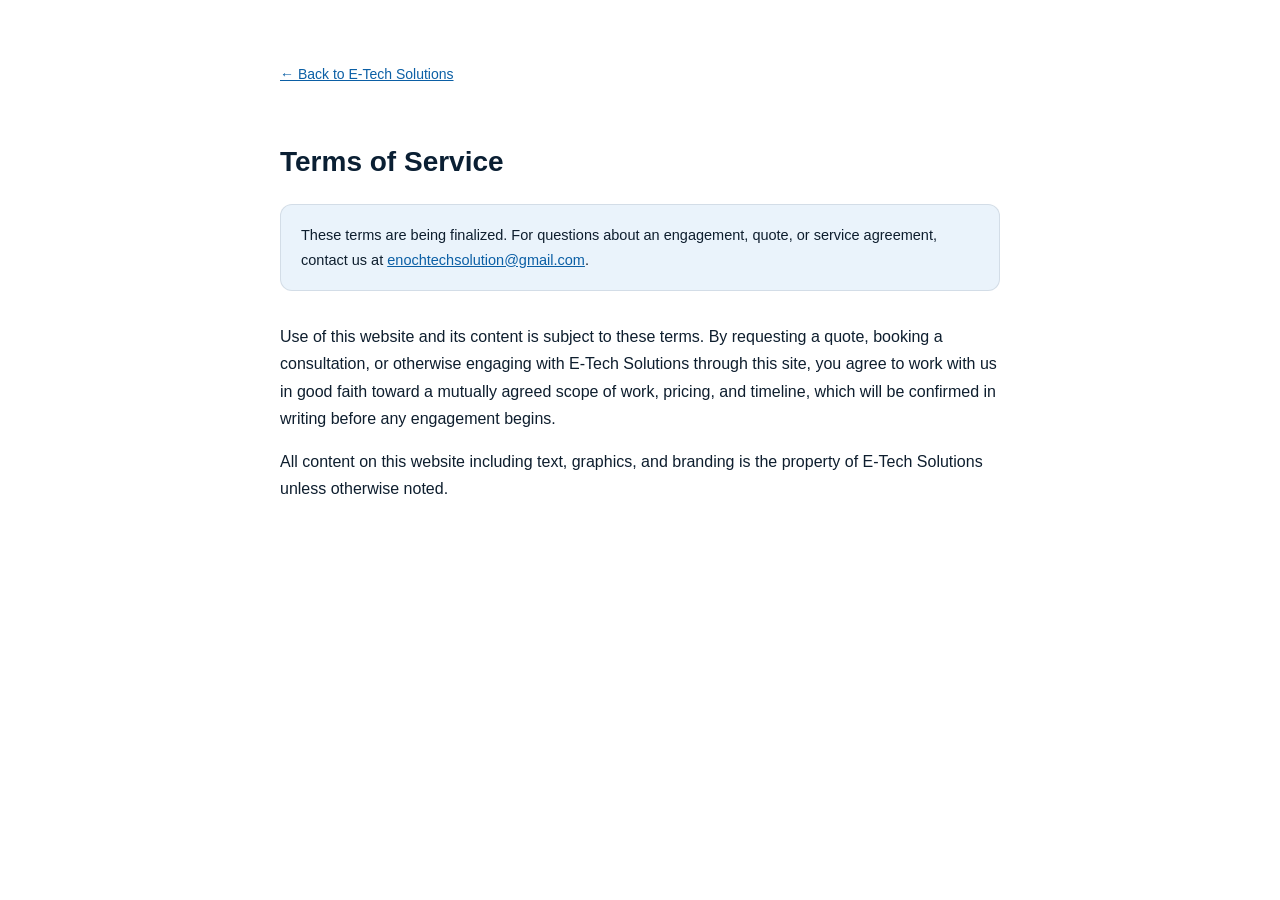
<file: terms.html>
<!DOCTYPE html>
<html lang="en">
<head>
<meta charset="UTF-8">
<meta name="viewport" content="width=device-width, initial-scale=1.0">
<title>Terms of Service — E-Tech Solutions</title>
<style>
  body{font-family:Arial,sans-serif;max-width:720px;margin:0 auto;padding:60px 24px;color:#0E1E2E;line-height:1.7;}
  h1{color:#0A1F33;font-size:28px;}
  a{color:#0B5FA5;}
  .back{display:inline-block;margin-bottom:32px;font-size:14px;}
  .note{background:#EAF3FB;border:1px solid rgba(10,31,51,0.1);border-radius:12px;padding:18px 20px;font-size:14.5px;margin-bottom:32px;}
</style>
</head>
<body>
  <a href="index.html" class="back">&larr; Back to E-Tech Solutions</a>
  <h1>Terms of Service</h1>
  <div class="note">These terms are being finalized. For questions about an engagement, quote, or service agreement, contact us at <a href="mailto:enochtechsolution@gmail.com">enochtechsolution@gmail.com</a>.</div>
  <p>Use of this website and its content is subject to these terms. By requesting a quote, booking a consultation, or otherwise engaging with E-Tech Solutions through this site, you agree to work with us in good faith toward a mutually agreed scope of work, pricing, and timeline, which will be confirmed in writing before any engagement begins.</p>
  <p>All content on this website including text, graphics, and branding is the property of E-Tech Solutions unless otherwise noted.</p>
</body>
</html>
</file>
<file: assets/css/landing.css>
@import url('https://fonts.googleapis.com/css2?family=DM+Sans:wght@400;500;600;700&family=Manrope:wght@400;500;600;700;800&display=swap');
:root {
  --paper:#f6faf9;
  --ink:#15373c;
  --muted:#526e72;
  --brand:#007b8d;
  --brand-cyan:#008bad;
  --brand-teal:#00a6a5;
  --brand-gradient:linear-gradient(125deg, #007f9f 0%, #007d80 100%);
  --line:#d7e5e2;
  --heading:Manrope,Arial,sans-serif;
  --body:'DM Sans',Arial,sans-serif;
}
* {
  box-sizing:border-box;
}
html {
  scroll-behavior:smooth;
  scroll-padding-top:110px;
}
body {
  margin:0;
  background:var(--paper);
  color:var(--ink);
  font-family:var(--body);
  font-size:16px;
  -webkit-font-smoothing:antialiased;
}
a {
  color:inherit;
  text-decoration:none;
}
button {
  font:inherit;
}
img {
  display:block;
  max-width:100%;
}
h1,h2,h3,h4,p {
  margin:0;
}
h1,h2,h3,h4 {
  font-family:var(--heading);
  font-weight:600;
}
p {
  line-height:1.75;
  color:var(--muted);
}
::selection {
  background:#bcebe6;
}
a:focus-visible,button:focus-visible,summary:focus-visible {
  outline:3px solid #de8b16;
  outline-offset:6px;
}
a,button {
  touch-action:manipulation;
}
.container {
  width:min(1280px,calc(100% - 100px));
  margin-inline:auto;
}
.section {
  padding-block:108px;
}
.eyebrow {
  font-size:11px;
  letter-spacing:1.8px;
  font-weight:700;
  color:var(--brand);
  line-height:1.5;
  margin-bottom:22px;
}
h2 {
  font-size:clamp(34px,3.5vw,48px);
  line-height:1.16;
  letter-spacing:-2px;
}
h3 {
  letter-spacing:-.8px;
}
.skip-link {
  position:fixed;
  left:20px;
  top:-100px;
  background:var(--ink);
  color:#fff;
  padding:16px;
  z-index:100;
}
.skip-link:focus {
  top:15px;
}
.announcement {
  background:var(--ink);
  color:#e6eded;
  text-align:center;
  padding:10px 20px;
  font-size:11px;
  letter-spacing:.3px;
}
.announcement a {
  margin-left:16px;
  color:#fff;
  text-decoration:underline;
  text-underline-offset:3px;
}
.site-header {
  position:sticky;
  top:0;
  z-index:20;
  background:rgba(246,250,249,.96);
  border-bottom:1px solid var(--line);
  backdrop-filter:blur(16px);
}
.nav {
  height:88px;
  display:flex;
  align-items:center;
  justify-content:space-between;
}
.brand {
  display:inline-flex;
  align-items:center;
  gap:10px;
  font-family:var(--heading);
  font-size:25px;
  line-height:1.05;
  font-weight:800;
  letter-spacing:-1px;
}
.brand img {
  width:42px;
  height:42px;
  object-fit:contain;
}
.brand-sub {
  display:block;
  font-family:var(--body);
  font-size:9px;
  letter-spacing:3.6px;
  font-weight:600;
  margin-top:6px;
}
.nav nav {
  display:flex;
  gap:29px;
  align-items:center;
  font-size:13px;
  font-weight:500;
}
.nav nav>a:not(.button):hover {
  color:var(--brand);
}
.button {
  display:inline-flex;
  align-items:center;
  justify-content:center;
  gap:22px;
  background:var(--brand-gradient);
  color:white;
  padding:18px 24px;
  border:1px solid transparent;
  border-radius:5px;
  font-size:13px;
  font-weight:600;
  line-height:1.4;
  transition:background .2s,transform .2s;
}
.button:hover {
  background:#006975;
  transform:translateY(-2px);
}
.button span {
  font-size:20px;
  line-height:1;
}
.button.small {
  padding:12px 20px;
}
.text-link {
  display:inline-flex;
  align-items:center;
  gap:16px;
  font-size:13px;
  font-weight:600;
  padding-block:9px;
}
.text-link:hover {
  color:var(--brand);
}
.text-link span {
  font-size:19px;
}
.menu-toggle {
  display:none;
}
.hero {
  display:grid;
  grid-template-columns:1.02fr 1fr;
  gap:52px;
  align-items:center;
  padding-top:65px;
  padding-bottom:76px;
}
.hero .eyebrow {
  font-size:10px;
  letter-spacing:1.3px;
  display:flex;
  align-items:center;
  gap:9px;
}
.status-dot {
  width:7px;
  height:7px;
  border-radius:50%;
  background:var(--brand-gradient);
  box-shadow:0 0 0 4px #d7efed;
}
.hero h1 {
  font-size:clamp(44px,4.65vw,67px);
  line-height:1.1;
  letter-spacing:-3.7px;
}
.hero em,.contact-inner em {
  font-style:normal;
  color:var(--brand);
}
.hero-description {
  max-width:480px;
  font-size:15px;
  line-height:1.8;
  margin-top:24px;
}
.actions {
  display:flex;
  align-items:center;
  gap:22px;
  flex-wrap:wrap;
}
.hero .actions {
  margin-top:30px;
  gap:19px;
}
.hero-note {
  display:flex;
  align-items:center;
  gap:12px;
  margin-top:32px;
}
.hero-note p {
  font-size:11px;
  line-height:1.7;
}
.hero-note strong {
  font-weight:500;
  color:var(--ink);
}
.mini-mark {
  display:grid;
  place-items:center;
  border:1px solid #cdd7d6;
  width:33px;
  height:33px;
  border-radius:50%;
  color:var(--brand);
}
.hero-visual {
  position:relative;
  padding-bottom:25px;
  padding-left:12px;
}
.hero-photo {
  width:100%;
  height:505px;
  object-fit:cover;
  border-radius:100px 8px 8px 8px;
  object-position:48% center;
}
.photo-label {
  position:absolute;
  right:20px;
  top:20px;
  background:#f6faf9ed;
  padding:8px 11px;
  border-radius:3px;
  font-size:8px;
  font-weight:700;
  letter-spacing:1px;
}
.hero-caption {
  position:absolute;
  bottom:0;
  left:-12px;
  right:42px;
  background:white;
  padding:20px 23px;
  box-shadow:0 15px 35px #15373c10;
  display:flex;
  align-items:center;
  gap:15px;
  border-radius:5px;
}
.caption-icon {
  width:44px;
  height:44px;
  display:grid;
  place-items:center;
  background:#e0f3f1;
  color:var(--brand);
  font-size:27px;
  border-radius:50%;
}
.hero-caption strong {
  display:block;
  font-family:var(--heading);
  font-size:18px;
  letter-spacing:-.5px;
}
.hero-caption div>span {
  font-size:11px;
  color:var(--muted);
  display:block;
  margin-top:5px;
}
.image-corner {
  position:absolute;
  top:-17px;
  left:0;
  background:var(--brand-gradient);
  color:#fff;
  width:63px;
  height:63px;
  border-radius:50%;
  font-size:27px;
  display:flex;
  flex-direction:column;
  justify-content:center;
  align-items:center;
  font-weight:700;
  transform:rotate(-12deg);
}
.image-corner span {
  font-size:8px;
  letter-spacing:2px;
}
.capability-strip {
  border-block:1px solid var(--line);
  padding:24px 0;
}
.capability-strip .container {
  display:flex;
  align-items:center;
  justify-content:space-between;
  gap:20px;
}
.capability-strip span {
  font-size:10px;
  letter-spacing:1.7px;
  font-weight:600;
}
.capability-strip b {
  color:var(--brand);
  font-size:20px;
}
.section-heading {
  display:flex;
  align-items:flex-end;
  justify-content:space-between;
  gap:40px;
  margin-bottom:48px;
}
.section-heading>p {
  max-width:345px;
  font-size:14px;
  padding-bottom:5px;
}
.services {
  display:grid;
  grid-template-columns:repeat(3,1fr);
  gap:24px;
}
.service {
  border:1px solid var(--line);
  border-radius:6px;
  padding:30px;
  position:relative;
  background:#ffffff70;
  transition:background .2s,border-color .2s;
}
.service:hover {
  background:#fff;
  border-color:#9bcac8;
}
.service-icon {
  display:grid;
  place-items:center;
  width:47px;
  height:47px;
  background:#e0f3f1;
  border-radius:8px;
  color:var(--brand);
  font-size:23px;
  margin-bottom:31px;
  font-family:monospace;
}
.service-number {
  position:absolute;
  right:28px;
  top:36px;
  font-size:10px;
  color:#839198;
}
.service h3 {
  font-size:23px;
  line-height:1.35;
  margin-bottom:16px;
}
.service p {
  font-size:13px;
  min-height:92px;
}
.service .text-link {
  margin-top:20px;
  border-top:1px solid var(--line);
  padding-top:20px;
  display:flex;
  justify-content:space-between;
  font-size:12px;
}
.store-section {
  background:#e8f2ef;
  padding:80px 0;
}
.store-grid {
  display:grid;
  grid-template-columns:1fr 1fr;
  gap:75px;
  align-items:center;
}
.store-visual {
  position:relative;
  align-self:stretch;
  background:#e1ebe8;
  border-radius:7px;
  overflow:hidden;
  min-height:520px;
}
.store-visual>img {
  width:100%;
  height:100%;
  object-fit:cover;
}
.image-note {
  position:absolute;
  top:18px;
  left:18px;
  font-size:9px;
  color:#465353;
  background:#fff9;
  padding:6px 9px;
  border-radius:3px;
}
.store-stamp {
  position:absolute;
  bottom:0;
  left:0;
  right:0;
  background:#ffffffed;
  padding:23px 28px;
  font-size:24px;
  font-family:var(--heading);
  font-weight:700;
}
.store-stamp span {
  display:block;
  font-size:8px;
  letter-spacing:1.2px;
  margin-top:7px;
  color:var(--muted);
}
.store-copy>p:not(.eyebrow) {
  font-size:14px;
  margin-top:22px;
}
.equipment-list {
  margin:26px 0 28px;
}
.equipment-list>div {
  position:relative;
  padding:14px 0 14px 33px;
  border-bottom:1px solid #ccded9;
}
.equipment-list span {
  position:absolute;
  left:0;
  top:18px;
  color:var(--brand);
  font-size:10px;
}
.equipment-list h3 {
  font-size:15px;
  letter-spacing:-.2px;
}
.equipment-list p {
  font-size:12px;
  margin-top:5px;
}
.product-grid {
  display:grid;
  grid-template-columns:1fr 1fr;
  gap:28px;
}
.product {
  border:1px solid var(--line);
  border-radius:7px;
  overflow:hidden;
  background:#fff;
}
.product-art {
  padding:25px 35px 0;
  height:295px;
  overflow:hidden;
  position:relative;
}
.hotel-art {
  background:#e6edec;
}
.realty-art {
  background:#eee9e3;
}
.product-art>img {
  height:42px;
  max-width:125px;
  object-fit:contain;
  object-position:left center;
  margin-bottom:20px;
  mix-blend-mode:multiply;
}
.product-illustration {
  background:#fff;
  border-radius:8px;
  padding:22px 26px;
  max-width:380px;
  margin:0 auto;
  box-shadow:0 8px 24px #1e34320e;
  transform:rotate(-3deg);
}
.realty-art .product-illustration {
  transform:rotate(3deg);
}
.mock-top {
  display:flex;
  justify-content:space-between;
  align-items:center;
  font-size:8px;
  letter-spacing:1px;
  color:#627472;
}
.mock-dot {
  width:6px;
  height:6px;
  border-radius:50%;
  background:#71a698;
}
.product-illustration .mock-title {
  font-size:23px;
  line-height:1.2;
  letter-spacing:-1px;
  margin:16px 0;
}
.workflow-tags {
  display:flex;
  gap:7px;
  flex-wrap:wrap;
}
.workflow-tags span {
  font-size:8px;
  padding:7px 9px;
  background:#eff4f3;
  border-radius:4px;
}
.realty-art .workflow-tags span {
  background:#f5f0ea;
}
.mock-lines {
  display:flex;
  gap:6px;
  margin:18px 0 10px;
  align-items:end;
  height:22px;
}
.mock-lines i {
  height:10px;
  width:33%;
  background:#b5d6ce;
  border-radius:2px;
}
.mock-lines i:nth-child(2) {
  height:17px;
}
.mock-lines i:nth-child(3) {
  height:22px;
}
.realty-art .mock-lines i {
  background:#deccac;
}
.product-illustration small {
  font-size:6px;
  letter-spacing:1px;
  color:var(--muted);
}
.product-body {
  padding:28px 32px 25px;
}
.product-meta {
  display:flex;
  align-items:center;
  justify-content:space-between;
  font-size:9px;
  letter-spacing:1px;
  color:var(--muted);
  margin-bottom:14px;
}
.product-meta span {
  background:#eaf4ec;
  color:#38754a;
  padding:5px 8px;
  border-radius:3px;
  font-size:9px;
  letter-spacing:0;
}
.product-meta .development {
  background:#f4eee2;
  color:#826128;
}
.product-body h3 {
  font-size:27px;
  margin-bottom:12px;
}
.product-body p {
  font-size:14px;
  max-width:420px;
}
.product-body .text-link {
  margin-top:15px;
}
.local-section {
  background:var(--ink);
  color:#fff;
  padding:70px 0;
}
.local-grid {
  display:grid;
  grid-template-columns:1.1fr 1fr;
  gap:90px;
  align-items:center;
}
.local-section .eyebrow {
  color:#75d9d3;
}
.local-section h2 {
  font-size:36px;
}
.local-section p:not(.eyebrow) {
  font-size:14px;
  color:#b9c8cd;
  margin-top:22px;
  max-width:450px;
}
.industry-grid {
  display:grid;
  grid-template-columns:1fr 1fr;
  gap:0 25px;
}
.industry-grid>span {
  border-bottom:1px solid #ffffff26;
  padding:23px 0;
  display:flex;
  justify-content:space-between;
  gap:10px;
  font-size:12px;
}
.industry-grid b {
  font-weight:400;
  color:#8ba6b4;
}
.steps {
  display:grid;
  grid-template-columns:repeat(4,1fr);
  gap:30px;
}
.steps article {
  border-top:1px solid #bdcbc9;
  padding-top:25px;
}
.steps article>span {
  font-size:10px;
  letter-spacing:1px;
  color:var(--brand);
}
.steps h3 {
  font-size:20px;
  margin:22px 0 13px;
}
.steps p {
  font-size:13px;
}
.founder-section {
  display:grid;
  grid-template-columns:.8fr 1.2fr;
  background:#e7f0eb;
  overflow:hidden;
  border-radius:8px;
  margin-top:5px;
}
.founder-photo {
  height:475px;
  overflow:hidden;
}
.founder-photo img {
  width:100%;
  height:100%;
  object-fit:cover;
  object-position:center 22%;
}
.founder-copy {
  padding:54px 60px;
  align-self:center;
}
.founder-copy h2 {
  font-size:36px;
}
.founder-copy>p:not(.eyebrow) {
  font-size:14px;
  margin-top:20px;
  max-width:470px;
}
.founder-name {
  margin:24px 0 12px;
}
.founder-name strong {
  display:block;
  font-size:16px;
}
.founder-name>span {
  display:block;
  font-size:12px;
  color:var(--muted);
  margin-top:6px;
}
.founder-copy .text-link {
  font-size:11px;
}
.faq-section {
  display:grid;
  grid-template-columns:1fr 1.3fr;
  gap:70px;
}
.faqs details {
  border-bottom:1px solid var(--line);
}
.faqs summary {
  cursor:pointer;
  list-style:none;
  padding:22px 0;
  display:flex;
  justify-content:space-between;
  align-items:center;
  gap:20px;
  font-size:15px;
  font-weight:500;
}
.faqs summary::-webkit-details-marker {
  display:none;
}
.faqs summary>span {
  color:var(--brand);
  font-size:21px;
}
.faqs details[open] summary>span {
  transform:rotate(45deg);
}
.faqs details p {
  font-size:13px;
  padding:0 30px 22px 0;
}
.contact-section {
  background:linear-gradient(115deg, #006d87 0%, #007f89 50%, #007d75 100%);
  position:relative;
  overflow:hidden;
}
.contact-section:after {
  content:'';
  position:absolute;
  right:-160px;
  top:-100px;
  width:560px;
  height:560px;
  border:1px solid #ffffff1c;
  border-radius:50%;
  box-shadow:0 0 0 70px #ffffff05,0 0 0 140px #ffffff04;
  pointer-events:none;
}
.contact-inner {
  text-align:center;
  padding:80px 0;
  position:relative;
  z-index:1;
}
.contact-inner .eyebrow {
  color:#c8f3ee;
}
.contact-inner h2 {
  color:#fff;
  font-size:clamp(36px,4.2vw,58px);
}
.contact-inner em {
  color:#b7f2df;
}
.contact-inner>p:not(.eyebrow) {
  color:#e1f6f3;
  margin:23px auto 30px;
  font-size:14px;
}
.button.light {
  background:var(--paper);
  color:var(--ink);
}
.button.light:hover {
  background:#d8efeb;
}
.contact-note {
  display:block;
  margin-top:18px;
  color:#d4efeb;
  font-size:11px;
}
footer {
  padding-top:65px;
  background:#edf4f1;
}
.footer-grid {
  display:grid;
  grid-template-columns:1.2fr .8fr 1fr;
  gap:60px;
  padding-bottom:55px;
}
.footer-grid p {
  font-size:12px;
  margin-top:20px;
}
.footer-grid h3 {
  font-family:var(--body);
  font-size:13px;
  letter-spacing:0;
  margin-bottom:22px;
}
.footer-grid>div>a:not(.brand) {
  display:block;
  font-size:12px;
  color:var(--muted);
  margin-bottom:14px;
  overflow-wrap:anywhere;
}
.footer-grid a:hover {
  color:var(--brand);
}
.footer-label {
  font-size:8px;
  letter-spacing:1px;
  display:block;
  margin:22px 0 9px;
  color:var(--muted);
}
.footer-bottom {
  display:flex;
  justify-content:space-between;
  gap:20px;
  padding-block:24px;
  border-top:1px solid var(--line);
  font-size:10px;
  color:var(--muted);
}
.footer-bottom>div {
  display:flex;
  gap:25px;
}
@media(min-width:1500px) {
  .hero {
    padding-block:80px 90px;
  }
  .hero-photo {
    height:560px;
  }
}
@media(max-width:1100px) {
  .container {
    width:calc(100% - 64px);
  }
  .nav nav {
    gap:20px;
  }
  .hero {
    gap:30px;
  }
  .hero h1 {
    font-size:51px;
    letter-spacing:-2.8px;
  }
  .hero-photo {
    height:490px;
  }
  .hero .actions {
    align-items:flex-start;
    gap:8px;
    flex-direction:column;
  }
  .store-grid {
    gap:40px;
  }
  .service {
    padding:24px;
  }
  .service h3 {
    font-size:20px;
  }
  .service p {
    min-height:115px;
  }
  .founder-copy {
    padding:35px;
  }
  .local-grid {
    gap:45px;
  }
}
@media(max-width:800px) {
  .container {
    width:calc(100% - 40px);
  }
  .announcement {
    font-size:9px;
  }
  .announcement a {
    margin-left:7px;
  }
  .nav {
    height:73px;
  }
  .menu-toggle {
    display:flex;
    align-items:center;
    gap:14px;
    background:none;
    border:1px solid #cdd5d7;
    padding:10px 12px;
    border-radius:4px;
    font-size:12px;
  }
  .nav nav {
    display:none;
    position:absolute;
    top:73px;
    left:0;
    right:0;
    background:var(--paper);
    padding:22px;
    box-shadow:0 12px 20px #15373c12;
    align-items:stretch;
    gap:0;
    border-bottom:1px solid var(--line);
  }
  .nav nav.open {
    display:flex;
    flex-direction:column;
  }
  .nav nav>a {
    padding:15px;
  }
  .nav nav>.button {
    margin-top:10px;
  }
  .hero {
    grid-template-columns:1fr;
    gap:36px;
    padding-top:42px;
    padding-bottom:45px;
  }
  .hero h1 {
    font-size:clamp(45px,8vw,65px);
    letter-spacing:-2.7px;
  }
  .hero-description {
    max-width:560px;
  }
  .hero .actions {
    flex-direction:row;
    align-items:center;
    gap:20px;
  }
  .hero-note {
    margin-top:25px;
  }
  .hero-visual {
    max-width:620px;
    width:100%;
    justify-self:center;
    padding-left:0;
  }
  .hero-photo {
    height:400px;
    border-top-left-radius:65px;
  }
  .hero-caption {
    left:14px;
    right:25px;
  }
  .image-corner {
    left:-8px;
    top:-8px;
  }
  .capability-strip .container {
    display:grid;
    grid-template-columns:1fr 1fr;
    gap:16px;
    text-align:center;
  }
  .capability-strip b {
    display:none;
  }
  .capability-strip span {
    font-size:9px;
    letter-spacing:1px;
  }
  .section {
    padding-block:68px;
  }
  .section-heading {
    gap:20px;
    align-items:flex-start;
    flex-direction:column;
    margin-bottom:32px;
  }
  .section-heading>p {
    max-width:500px;
  }
  .services {
    gap:14px;
    grid-template-columns:1fr;
  }
  .service {
    padding:25px;
  }
  .service-icon {
    margin-bottom:22px;
  }
  .service h3 {
    font-size:24px;
  }
  .service h3 br {
    display:none;
  }
  .service p {
    min-height:0;
    max-width:540px;
  }
  .service .text-link {
    margin-top:18px;
  }
  .store-grid {
    grid-template-columns:1fr;
    gap:35px;
  }
  .store-section {
    padding-block:55px;
  }
  .store-visual {
    min-height:0;
    height:380px;
    order:2;
  }
  .store-visual img {
    object-position:center 50%;
  }
  .store-copy {
    order:1;
  }
  .store-copy>p:not(.eyebrow) {
    max-width:550px;
  }
  .product-grid {
    gap:20px;
  }
  .product-art {
    padding:20px 15px 0;
    height:275px;
  }
  .product-illustration {
    padding:17px;
  }
  .product-illustration .mock-title {
    font-size:21px;
  }
  .product-body {
    padding:23px;
  }
  .product-body p {
    font-size:13px;
  }
  .product-meta {
    font-size:8px;
    gap:10px;
  }
  .product-meta span {
    font-size:8px;
  }
  .local-grid {
    grid-template-columns:1fr;
    gap:20px;
  }
  .local-section {
    padding-block:55px;
  }
  .steps {
    grid-template-columns:1fr 1fr;
    gap:30px;
  }
  .founder-section {
    grid-template-columns:1fr 1.15fr;
  }
  .founder-photo {
    height:100%;
    min-height:450px;
  }
  .founder-copy {
    padding:30px 25px;
  }
  .founder-copy h2 {
    font-size:29px;
    letter-spacing:-1.2px;
  }
  .founder-copy .eyebrow {
    font-size:9px;
  }
  .founder-copy .actions {
    gap:6px;
  }
  .faq-section {
    grid-template-columns:1fr;
    gap:20px;
  }
  .footer-grid {
    grid-template-columns:1fr 1fr;
    gap:40px;
  }
  .footer-grid>div:first-child {
    grid-column:1/-1;
  }
  .contact-inner {
    padding-block:65px;
  }
}
@media(max-width:480px) {
  .hero .eyebrow {
    font-size:8px;
    letter-spacing:1px;
  }
  .hero h1 {
    font-size:43px;
    letter-spacing:-2px;
  }
  .hero-description {
    font-size:14px;
  }
  .hero .actions {
    gap:10px;
  }
  .hero .button {
    padding:16px 20px;
  }
  .hero .text-link {
    font-size:12px;
  }
  .hero-photo {
    height:340px;
  }
  .hero-caption {
    padding:16px;
    gap:10px;
  }
  .hero-caption strong {
    font-size:16px;
  }
  .hero-caption div>span {
    font-size:10px;
  }
  .photo-label {
    font-size:6px;
    right:12px;
  }
  .section h2,.store-copy h2 {
    font-size:34px;
    letter-spacing:-1.6px;
  }
  .product-grid {
    grid-template-columns:1fr;
  }
  .product-art {
    height:290px;
    padding-inline:30px;
  }
  .product-illustration {
    padding:22px;
  }
  .store-visual {
    height:340px;
  }
  .local-section h2 {
    font-size:31px;
  }
  .industry-grid {
    gap:0 20px;
  }
  .industry-grid>span {
    font-size:11px;
  }
  .steps {
    gap:28px 20px;
  }
  .steps h3 {
    font-size:18px;
  }
  .steps p {
    font-size:12px;
  }
  .founder-section {
    grid-template-columns:1fr;
  }
  .founder-photo {
    height:330px;
    min-height:0;
  }
  .founder-photo img {
    object-position:center 23%;
  }
  .founder-copy {
    padding:30px 24px;
  }
  .founder-copy .actions {
    gap:15px;
  }
  .footer-grid {
    grid-template-columns:1fr;
    gap:30px;
  }
  .footer-grid>div:first-child {
    grid-column:auto;
  }
  .footer-bottom {
    align-items:flex-start;
    flex-direction:column;
    gap:16px;
  }
  .contact-inner h2 {
    font-size:35px;
    letter-spacing:-1.7px;
  }
  .announcement {
    font-size:8px;
    padding-inline:8px;
  }
  .contact-inner>p:not(.eyebrow) {
    padding-inline:10px;
  }
}
@media(prefers-reduced-motion:reduce) {
  html {
    scroll-behavior:auto;
  }
  *,*:before,*:after {
    transition:none!important;
  }
}
.product-illustration .mock-title {
  font-family: var(--heading);
  font-weight: 600;
  color: var(--ink);
}
/* Echo the logo's cyan-to-teal transition in the main headline. */
.hero h1 em {
  background: linear-gradient(135deg, var(--brand-cyan), #008f90);
  -webkit-background-clip: text;
  background-clip: text;
  -webkit-text-fill-color: transparent;
}
@media (forced-colors: active) {
  .hero h1 em {
    background: none;
    -webkit-text-fill-color: currentColor;
  }
}

/* Help visitors choose their next step. */
.start-section { padding: 20px 0 70px; }
.start-section h2 { font-size: clamp(28px, 3vw, 40px); }
.need-grid { display: grid; grid-template-columns: repeat(3, 1fr); gap: 20px; }
.need-card { display: flex; flex-direction: column; padding: 27px; border: 1px solid var(--line); border-radius: 8px; background: white; transition: border-color .2s, transform .2s; }
.need-card:hover { border-color: var(--brand); transform: translateY(-3px); }
.need-number { font-size: 10px; letter-spacing: 1.3px; color: var(--brand); font-weight: 700; }
.need-card h3 { font-size: 21px; line-height: 1.4; margin: 18px 0 14px; }
.need-card p { font-size: 13px; margin-bottom: 24px; }
.need-card strong { display: flex; justify-content: space-between; gap: 12px; font-size: 12px; color: var(--brand); margin-top: auto; }
.unsure-line { margin-top: 25px; font-size: 13px; text-align: center; }
.unsure-line a { color: var(--brand); text-decoration: underline; text-underline-offset: 4px; }
.contact-layout { display: grid; grid-template-columns: 1fr 1fr; gap: 75px; padding-block: 75px; position: relative; z-index: 1; }
.contact-explainer .eyebrow { color: #c8f3ee; }
.contact-explainer h2 { color: #fff; }
.contact-explainer h2 em { font-style: normal; color: #b7f2df; }
.contact-explainer > p:not(.eyebrow) { color: #e1f6f3; margin-top: 25px; font-size: 14px; }
.next-steps { padding-left: 22px; margin: 30px 0; color: #e1f6f3; }
.next-steps li { font-size: 13px; line-height: 1.8; padding: 0 0 16px 7px; }
.next-steps strong { color: white; }
.contact-alternative a { color: white; text-decoration: underline; text-underline-offset: 4px; }
.inquiry-form { background: var(--paper); color: var(--ink); padding: 32px; border-radius: 8px; }
.inquiry-form h3 { font-size: 23px; }
.inquiry-form .form-intro { font-size: 13px; margin: 10px 0 24px; }
.inquiry-form label { display: block; font-size: 13px; font-weight: 600; margin: 18px 0 8px; }
.inquiry-form label span { font-weight: 400; color: var(--muted); }
.inquiry-form input, .inquiry-form select, .inquiry-form textarea { width: 100%; padding: 12px; border: 1px solid #a7c5c1; background: white; color: var(--ink); border-radius: 4px; font: inherit; font-size: 16px; }
.inquiry-form textarea { resize: vertical; min-height: 110px; }
.inquiry-form :is(input, select, textarea):focus-visible { outline: 3px solid var(--brand); outline-offset: 2px; }
.inquiry-form .field-hint, .inquiry-form .form-note { font-size: 11px; margin-top: 8px; }
.inquiry-form .button { width: 100%; margin-top: 22px; cursor: pointer; }
@media (max-width: 800px) { .need-grid { grid-template-columns: 1fr; } .need-card h3 { font-size: 22px; } .contact-layout { grid-template-columns: 1fr; gap: 35px; padding-block: 55px; } .start-section { padding-bottom: 45px; } }
@media (max-width: 480px) { .inquiry-form { padding: 24px 20px; } .hero h1 { font-size: 38px; } .contact-explainer h2 { font-size: 35px; } }
</file>
<file: assets/css/store.css>
/* E-Tech Store page. Builds on landing.css tokens and components. */
.visually-hidden { position: absolute; width: 1px; height: 1px; overflow: hidden; clip: rect(0 0 0 0); white-space: nowrap; }

/* What we do, at a glance. */
.glance { padding-bottom: 20px; }
.glance-grid { display: grid; grid-template-columns: repeat(3, 1fr); border: 1px solid var(--line); border-radius: 8px; background: white; }
.glance-grid article { padding: 30px; }
.glance-grid article + article { border-left: 1px solid var(--line); }
.glance-grid h3 { font-size: 21px; margin: 16px 0 10px; }
.glance-grid p { font-size: 13px; }

/* Product categories. */
.supply-grid { display: grid; grid-template-columns: repeat(3, 1fr); gap: 20px; }
.supply-card { display: flex; flex-direction: column; padding: 27px; border: 1px solid var(--line); border-radius: 8px; background: #ffffff70; transition: background .2s, border-color .2s, transform .2s; }
.supply-card:hover { background: white; border-color: var(--brand); transform: translateY(-3px); }
.supply-icon { display: grid; place-items: center; width: 47px; height: 47px; background: #e0f3f1; border-radius: 8px; color: var(--brand); margin-bottom: 24px; }
.supply-icon svg { width: 24px; height: 24px; fill: none; stroke: currentColor; stroke-width: 1.6; stroke-linecap: round; stroke-linejoin: round; }
.supply-card h3 { font-size: 21px; margin-bottom: 10px; }
.supply-card p { font-size: 13px; }
.supply-card ul { display: flex; flex-wrap: wrap; gap: 7px; list-style: none; padding: 0; margin: 18px 0 22px; }
.supply-card li { font-size: 11px; padding: 6px 9px; background: #eff4f3; border-radius: 4px; color: var(--ink); }
.supply-card strong { display: flex; justify-content: space-between; gap: 12px; margin-top: auto; padding-top: 18px; border-top: 1px solid var(--line); font-size: 12px; color: var(--brand); }

.brand-strip { display: flex; align-items: center; flex-wrap: wrap; gap: 14px 34px; margin-top: 44px; padding-top: 28px; border-top: 1px solid var(--line); }
.brand-strip > p { font-size: 11px; letter-spacing: 1.4px; font-weight: 700; text-transform: uppercase; color: var(--ink); }
.brand-logos { display: flex; align-items: center; flex-wrap: wrap; gap: 20px 38px; }
.brand-logos img { height: 30px; width: auto; object-fit: contain; filter: grayscale(1); opacity: .75; mix-blend-mode: multiply; }
.brand-logos span { font-size: 12px; color: var(--muted); }
.brand-strip small { font-size: 10px; color: var(--muted); margin-left: auto; }

/* Setup and support. */
.store-services { background: var(--ink); color: white; padding: 90px 0; }
.store-services .eyebrow { color: #75d9d3; }
.store-services .section-heading > p { color: #b9c8cd; }
.service-list { display: grid; grid-template-columns: repeat(3, 1fr); gap: 0 40px; }
.service-list article { position: relative; padding: 26px 0 26px 38px; border-top: 1px solid #ffffff26; }
.service-list span { position: absolute; left: 0; top: 30px; font-size: 10px; color: #75d9d3; }
.service-list h3 { font-size: 18px; letter-spacing: -.4px; }
.service-list p { font-size: 13px; color: #b9c8cd; margin-top: 8px; }

/* Common situations. */
.moment-grid { display: grid; grid-template-columns: repeat(4, 1fr); gap: 20px; }
.moment-grid article { padding: 26px; border-radius: 8px; background: #e8f2ef; }
.moment-grid h3 { font-size: 19px; line-height: 1.35; margin-bottom: 14px; }
.moment-grid p { font-size: 13px; }

/* Link back to E-Tech Solutions. */
.solutions-link { background: var(--brand-gradient); color: white; padding: 60px 0; }
.solutions-link-grid { display: flex; align-items: center; justify-content: space-between; gap: 40px; }
.solutions-link .eyebrow { color: #c8f3ee; }
.solutions-link h2 { font-size: clamp(30px, 3vw, 40px); }
.solutions-link p:not(.eyebrow) { color: #e1f6f3; font-size: 14px; margin-top: 18px; max-width: 560px; }
.solutions-link .button { flex-shrink: 0; }

/* Quote form. */
.form-row { display: grid; grid-template-columns: 1fr 1fr; gap: 0 14px; }

/* Starter setups. */
.package-grid { display: grid; grid-template-columns: repeat(4, 1fr); gap: 20px; }
.package { display: flex; flex-direction: column; padding: 27px; border: 1px solid var(--line); border-radius: 8px; background: white; }
.package h3 { font-size: 21px; margin: 16px 0 14px; }
.package ul { list-style: none; padding: 0; margin: 0 0 22px; }
.package li { position: relative; font-size: 13px; line-height: 1.6; color: var(--muted); padding: 6px 0 6px 22px; }
.package li::before { content: '✓'; position: absolute; left: 0; color: var(--brand); font-weight: 700; }
.package .text-link { margin-top: auto; justify-content: space-between; border-top: 1px solid var(--line); padding-top: 18px; color: var(--brand); font-size: 12px; }

/* Laptop guide. */
.guide-section { padding-top: 0; }
.guide-table-wrap { border: 1px solid var(--line); border-radius: 8px; overflow: hidden; background: white; }
.guide-table { width: 100%; border-collapse: collapse; font-size: 13px; text-align: left; }
.guide-table thead th { background: #e8f2ef; font-size: 10px; letter-spacing: 1.2px; text-transform: uppercase; color: var(--ink); padding: 16px 22px; }
.guide-table tbody th, .guide-table td { padding: 18px 22px; border-top: 1px solid var(--line); vertical-align: top; line-height: 1.6; }
.guide-table tbody th { font-weight: 600; color: var(--ink); width: 38%; }
.guide-table td { color: var(--muted); }
.guide-table td:nth-child(2) { color: var(--ink); font-weight: 500; }
.guide-tips { display: grid; grid-template-columns: repeat(3, 1fr); gap: 20px; margin-top: 24px; }
.guide-tips p { font-size: 13px; padding-left: 16px; border-left: 2px solid var(--brand-teal); }
.guide-tips strong { color: var(--ink); }

/* Repair photo prompt. */
.photo-help { display: flex; align-items: center; gap: 22px; margin-top: 40px; padding: 26px 28px; border-radius: 8px; background: #ffffff10; border: 1px solid #ffffff26; }
.photo-help .caption-icon { flex-shrink: 0; background: #ffffff1a; color: #75d9d3; font-size: 22px; }
.photo-help h3 { font-size: 19px; }
.photo-help p { font-size: 13px; color: #b9c8cd; margin-top: 6px; max-width: 620px; }
.photo-help .button { margin-left: auto; flex-shrink: 0; }

/* Floating WhatsApp button. */
.whatsapp-fab { position: fixed; right: 22px; bottom: 22px; z-index: 30; display: inline-flex; align-items: center; gap: 10px; padding: 13px 18px 13px 14px; border-radius: 40px; background: #1f9d55; color: white; font-size: 13px; font-weight: 600; box-shadow: 0 10px 25px #15373c33; transition: transform .2s, opacity .2s, visibility .2s; }
.whatsapp-fab:hover { transform: translateY(-2px); background: #188548; }
.whatsapp-fab svg { width: 24px; height: 24px; fill: none; stroke: currentColor; stroke-width: 1.5; stroke-linejoin: round; }
.whatsapp-fab svg path + path { fill: currentColor; stroke: none; }
.whatsapp-fab.is-hidden { opacity: 0; visibility: hidden; transform: translateY(10px); }
footer { padding-bottom: 70px; }

@media (max-width: 1100px) {
  .package-grid { grid-template-columns: 1fr 1fr; }
  .supply-grid { grid-template-columns: 1fr 1fr; }
  .moment-grid { grid-template-columns: 1fr 1fr; }
  .service-list { grid-template-columns: 1fr 1fr; }
}
@media (max-width: 800px) {
  .glance-grid { grid-template-columns: 1fr; }
  .glance-grid article + article { border-left: 0; border-top: 1px solid var(--line); }
  .glance-grid article { padding: 24px; }
  .store-services { padding-block: 60px; }
  .solutions-link-grid { flex-direction: column; align-items: flex-start; }
  .brand-strip small { margin-left: 0; width: 100%; }
  .guide-table thead { display: none; }
  .guide-table, .guide-table tbody, .guide-table tr, .guide-table th, .guide-table td { display: block; width: 100%; }
  .guide-table tr { padding: 18px 20px; border-top: 1px solid var(--line); }
  .guide-table tr:first-child { border-top: 0; }
  .guide-table tbody th, .guide-table td { border: 0; padding: 0; }
  .guide-table tbody th { width: 100%; font-size: 14px; margin-bottom: 10px; }
  .guide-table td + td { margin-top: 6px; }
  .guide-table td::before { content: attr(data-label); display: block; font-size: 9px; letter-spacing: 1.2px; text-transform: uppercase; color: var(--brand); font-weight: 700; margin-bottom: 2px; }
  .guide-tips { grid-template-columns: 1fr; gap: 14px; }
  .photo-help { flex-direction: column; align-items: flex-start; }
  .photo-help .button { margin-left: 0; }
}
@media (max-width: 560px) {
  .supply-grid, .moment-grid, .service-list { grid-template-columns: 1fr; }
  .form-row { grid-template-columns: 1fr; }
  .package-grid { grid-template-columns: 1fr; }
  .whatsapp-fab { right: 16px; bottom: 16px; padding: 14px; }
  .whatsapp-fab span { position: absolute; width: 1px; height: 1px; overflow: hidden; clip: rect(0 0 0 0); }
  .brand-logos { gap: 16px 28px; }
  .brand-logos img { height: 26px; }
}
</file>
